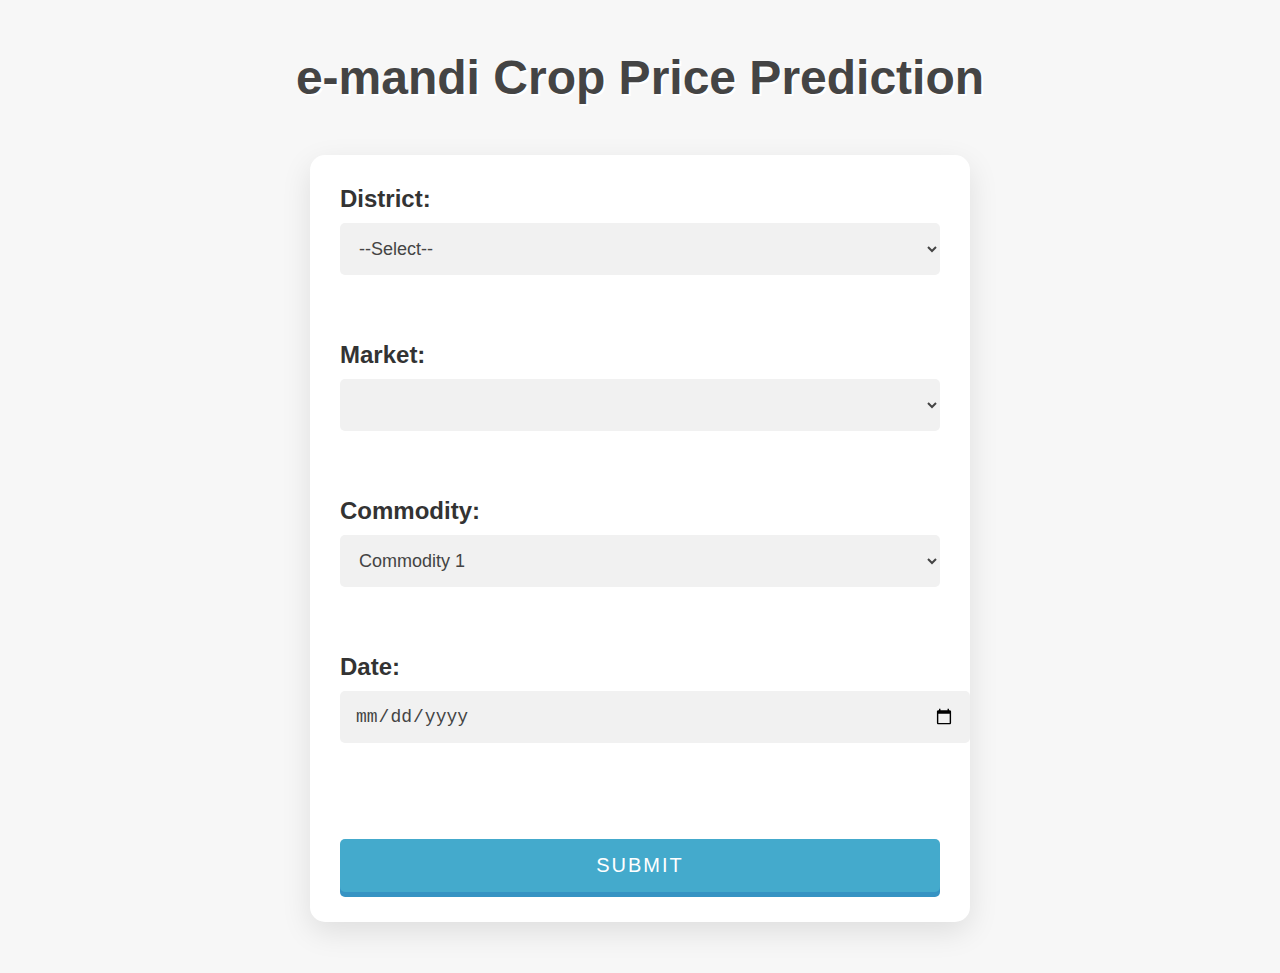
<file: templates/index.html>
<!DOCTYPE html>
<html>
  <head>
    <title>e-mandi</title>
    <link rel="stylesheet" href="style.css">
    <script src="backEnd.js"></script>
  </head>
  <body>  
    <h1>e-mandi Crop Price Prediction</h1>
    <form method="POST" action="{{ url_for('submit_form') }}">
      <label for="district">District:</label>
      <select name="district" id="district" onchange="updateMarketOptions()">
          <option selected="selected" value="0">--Select--</option>
          <option value="59">Alirajpur</option>
          <option value="58">Anupur</option>
          <option value="57">Ashoknagar</option>
          <option value="56">Badwani</option>
          <option value="17">Balaghat</option>
          <option value="19">Betul</option>
          <option value="20">Bhind</option>
          <option value="1">Bhopal</option>
          <option value="60">Burhanpur</option>
          <option value="22">Chhatarpur</option>
          <option value="23">Chhindwara</option>
          <option value="24">Damoh</option>
          <option value="49">Datia</option>
          <option value="2">Dewas</option>
          <option value="50">Dhar</option>
          <option value="51">Dindori</option>
          <option value="4">Guna</option>
          <option value="5">Gwalior</option>
          <option value="52">Harda</option>
          <option value="27">Hoshangabad</option>
          <option value="6">Indore</option>
          <option value="7">Jabalpur</option>
          <option value="28">Jhabua</option>
          <option value="53">Katni</option>
          <option value="29">Khandwa</option>
          <option value="30">Khargone</option>
          <option value="31">Mandla</option>
          <option value="32">Mandsaur</option>
          <option value="33">Morena</option>
          <option value="34">Narsinghpur</option>
          <option value="9">Neemuch</option>
          <option value="35">Panna</option>
          <option value="37">Raisen</option>
          <option value="38">Rajgarh</option>
          <option value="39">Ratlam</option>
          <option value="40">Rewa</option>
          <option value="41">Sagar</option>
          <option value="13">Satna</option>
          <option value="16">Sehore</option>
          <option value="43">Seoni</option>
          <option value="12">Shajapur</option>
          <option value="44">Shehdol</option>
          <option value="54">Sheopur</option>
          <option value="45">Shivpuri</option>
          <option value="46">Sidhi</option>
          <option value="61">Singroli</option>
          <option value="48">Tikamgarh</option>
          <option value="14">Ujjain</option>
          <option value="55">Umariya</option>
          <option value="15">Vidisha</option>
        
        </select>
        <!-- Add more options as needed -->
      </select>
      <br><br>
      <label for="market">Market:</label>
      <select name="market" id="market">
          <option value="0">--Select--</option>
          <option value="1380">A lot</option>
          <option value="1381">Agar</option>
          <option value="2733">Ajaygarh</option>
          <option value="2716">Akodia</option>
          <option value="4204">Akodiya</option>
          <option value="3048">Alampur</option>
          <option value="1373">Alirajpur</option>
          <option value="3876">Alirajpur(F&amp;V)</option>
          <option value="3044">Amarpatan</option>
          <option value="8328">Amarwda</option>
          <option value="3067">Ambaha</option>
          <option value="2699">Anjad</option>
          <option value="3136">Anuppur</option>
          <option value="2443">Aron</option>
          <option value="185">Ashoknagar</option>
          <option value="3888">Ashoknagar(F&amp;V)</option>
          <option value="552">Ashta</option>
          <option value="8311">Babai</option>
          <option value="2454">Badamalhera</option>
          <option value="2706">Badarwas</option>
          <option value="2425">Badnagar</option>
          <option value="2419">Badnawar</option>
          <option value="3875">Badnawar(F&amp;V)</option>
          <option value="2729">Badod</option>
          <option value="2438">Badwaha</option>
          <option value="2464">Badwani</option>
          <option value="3135">Bagli</option>
          <option value="1393">Baikunthpur</option>
          <option value="8319">Bakswaha</option>
          <option value="3070">Baktara</option>
          <option value="1123">Balaghat</option>
          <option value="3901">Balaghat(F&amp;V)</option>
          <option value="3051">Balwadi</option>
          <option value="2713">Bamora</option>
          <option value="2420">Banapura</option>
          <option value="2467">Banda</option>
          <option value="2456">Bankhedi</option>
          <option value="8316">Banmorkalan</option>
          <option value="8314">Barad</option>
          <option value="2436">Bareli</option>
          <option value="3803">Barghat</option>
          <option value="10051">Bedia</option>
          <option value="2450">Begamganj</option>
          <option value="2727">Beohari</option>
          <option value="3050">Berachha</option>
          <option value="1130">Berasia</option>
          <option value="555">Betul</option>
          <option value="3052">Bhander</option>
          <option value="3934">Bhanpura</option>
          <option value="3069">Bhensdehi</option>
          <option value="2422">Bhikangaon</option>
          <option value="556">Bhind</option>
          <option value="3890">Bhind(F&amp;V)</option>
          <option value="8315">Bhitarwar</option>
          <option value="180">Bhopal</option>
          <option value="181">Bhopal(F&amp;V)</option>
          <option value="1834">Biaora</option>
          <option value="2742">Bichhiya</option>
          <option value="8318">Bijawar</option>
          <option value="2426">Bina</option>
          <option value="2705">Binaganj</option>
          <option value="3805">Budhar</option>
          <option value="846">Burhanpur</option>
          <option value="3879">Burhanpur(F&amp;V)</option>
          <option value="3054">Chaakghat</option>
          <option value="8205">Chanderi</option>
          <option value="1390">Chaurai</option>
          <option value="2726">Chhapiheda</option>
          <option value="818">Chhatarpur</option>
          <option value="541">Chhindwara</option>
          <option value="3902">Chhindwara(F&amp;V)</option>
          <option value="3065">Chhpara</option>
          <option value="186">Dabra</option>
          <option value="8312">Daloda</option>
          <option value="565">Damoh</option>
          <option value="3895">Damoh(F&amp;V)</option>
          <option value="566">Datia</option>
          <option value="1386">Deori</option>
          <option value="2722">Devandranagar</option>
          <option value="182">Dewas</option>
          <option value="3881">Dewas(F&amp;V)</option>
          <option value="1125">Dhamnod</option>
          <option value="542">Dhar</option>
          <option value="3874">Dhar(F&amp;V)</option>
          <option value="1392">Dindori</option>
          <option value="2433">Gadarwada</option>
          <option value="2442">Gairatganj</option>
          <option value="3060">Gandhwani</option>
          <option value="198">Ganjbasoda</option>
          <option value="2462">Garhakota</option>
          <option value="4192">Garoth</option>
          <option value="2457">Gautampura</option>
          <option value="3056">Ghansour</option>
          <option value="1383">Gohad</option>
          <option value="2734">Gorakhpur</option>
          <option value="2437">Gotegaon</option>
          <option value="3795">Gulabganj</option>
          <option value="544">Guna</option>
          <option value="3887">Guna(F&amp;V)</option>
          <option value="2721">Haatpipliya</option>
          <option value="2740">Hanumana</option>
          <option value="1126">Harda</option>
          <option value="3872">Harda(F&amp;V)</option>
          <option value="2694">Harpalpur</option>
          <option value="2725">Harsood</option>
          <option value="2720">Hata</option>
          <option value="3071">Hoshangabad</option>
          <option value="3045">Ichhawar</option>
          <option value="3873">Indore</option>
          <option value="187">Indore(F&amp;V)</option>
          <option value="3058">Isagarh</option>
          <option value="543">Itarsi</option>
          <option value="559">Jabalpur</option>
          <option value="3898">Jabalpur(F&amp;V)</option>
          <option value="8317">Jaisinagar</option>
          <option value="3806">Jaithari</option>
          <option value="1127">Jaora</option>
          <option value="2738">Jatara</option>
          <option value="3134">Javad</option>
          <option value="2471">Javera</option>
          <option value="8308">Jawar</option>
          <option value="2448">Jeerapur</option>
          <option value="2459">Jhabua</option>
          <option value="2732">Jobat</option>
          <option value="3799">Jora</option>
          <option value="1384">Kailaras</option>
          <option value="2447">Kalapipal</option>
          <option value="2445">Kannod</option>
          <option value="2424">Kareli</option>
          <option value="2714">Karera</option>
          <option value="2696">Karhi</option>
          <option value="2703">Kasrawad</option>
          <option value="2470">Katangi</option>
          <option value="188">Katni</option>
          <option value="3900">Katni(F&amp;V)</option>
          <option value="2465">Keolari</option>
          <option value="3055">Kesli</option>
          <option value="2708">Khachrod</option>
          <option value="8327">Khairlangi</option>
          <option value="547">Khandwa</option>
          <option value="3877">Khandwa(F&amp;V)</option>
          <option value="2469">Khaniadhana</option>
          <option value="4220">Khanyadhana</option>
          <option value="8323">Khargapur</option>
          <option value="548">Khargone</option>
          <option value="1378">Khategaon</option>
          <option value="3797">Khatora</option>
          <option value="2692">Khetia</option>
          <option value="2702">Khilchipur</option>
          <option value="2423">Khirakiya</option>
          <option value="2724">Khujner</option>
          <option value="1385">Khurai</option>
          <option value="2449">Kolaras</option>
          <option value="3807">Kotma</option>
          <option value="1372">Kukshi</option>
          <option value="1382">Kumbhraj</option>
          <option value="2698">Kurawar</option>
          <option value="2745">Kurwai</option>
          <option value="2739">Lahar</option>
          <option value="3061">Lakhnadon</option>
          <option value="3905">Lakhnadon(F&amp;V)</option>
          <option value="3800">Lalbarra</option>
          <option value="545">Lashkar</option>
          <option value="3886">Lashkar(F&amp;V)</option>
          <option value="3046">Lateri</option>
          <option value="1388">LavKush Nagar(Laundi)</option>
          <option value="2695">Loharda</option>
          <option value="3047">Machalpur</option>
          <option value="2737">Magroni</option>
          <option value="1376">Mahidpur</option>
          <option value="2712">Maksi</option>
          <option value="2704">Maksudangarh</option>
          <option value="4397">Malthone</option>
          <option value="2455">Manasa</option>
          <option value="2430">Manawar</option>
          <option value="820">Mandla</option>
          <option value="546">Mandsaur</option>
          <option value="3882">Mandsaur(F&amp;V)</option>
          <option value="3053">Mehar</option>
          <option value="3798">Mehgaon</option>
          <option value="819">Mhow</option>
          <option value="3801">Mohgaon</option>
          <option value="2718">Momanbadodiya</option>
          <option value="554">Morena</option>
          <option value="3891">Morena(F&amp;V)</option>
          <option value="3064">Mow</option>
          <option value="1371">Multai</option>
          <option value="10052">Mundi</option>
          <option value="2634">Mungawali</option>
          <option value="2463">Nagda</option>
          <option value="2435">Nagod</option>
          <option value="3049">Nainpur</option>
          <option value="2458">Nalkehda</option>
          <option value="2429">Narsinghgarh</option>
          <option value="557">Narsinghpur</option>
          <option value="1833">Nasrullaganj</option>
          <option value="8320">Naugaon</option>
          <option value="190">Neemuch</option>
          <option value="2452">Niwadi</option>
          <option value="3896">Niwadi(F&amp;V)</option>
          <option value="1835">Obedullaganj</option>
          <option value="8326">Paatan</option>
          <option value="2428">Pachaur</option>
          <option value="8329">Palari</option>
          <option value="8324">Palera</option>
          <option value="2451">Pandhana</option>
          <option value="3878">Pandhana(F&amp;V)</option>
          <option value="2418">Pandhurna</option>
          <option value="3903">Pandhurna(F&amp;V)</option>
          <option value="817">Panna</option>
          <option value="1387">Patharia</option>
          <option value="8321">Pawai</option>
          <option value="1374">Petlawad</option>
          <option value="2736">Pichhour</option>
          <option value="553">Pipariya</option>
          <option value="2711">Piplya</option>
          <option value="3796">Piprai</option>
          <option value="2446">Pohari</option>
          <option value="2743">Porsa</option>
          <option value="3892">Porsa(F&amp;V)</option>
          <option value="3802">Praswada</option>
          <option value="8325">Prithvipur</option>
          <option value="3062">Raghogarh</option>
          <option value="2710">Rahatgarh</option>
          <option value="558">Raisen</option>
          <option value="2693">Rajgarh</option>
          <option value="2728">Rajnagar</option>
          <option value="3804">Ramnagar</option>
          <option value="8313">Rannod</option>
          <option value="551">Ratlam</option>
          <option value="3884">Ratlam(F&amp;V)</option>
          <option value="2697">Rehati</option>
          <option value="2460">Rehli</option>
          <option value="560">Rewa</option>
          <option value="2466">Sabalgarh</option>
          <option value="549">Sagar</option>
          <option value="3894">Sagar(F&amp;V)</option>
          <option value="2431">Sailana</option>
          <option value="193">Sajapur</option>
          <option value="1375">Sanawad</option>
          <option value="2417">Sanwer</option>
          <option value="2709">Sarangpur</option>
          <option value="194">Satna</option>
          <option value="3906">Satna(F&amp;V)</option>
          <option value="2432">Saunsar</option>
          <option value="3904">Saunsar (F&amp;V)</option>
          <option value="2719">Segaon</option>
          <option value="1775">Sehora</option>
          <option value="550">Sehore</option>
          <option value="2453">Semriharchand</option>
          <option value="1134">Sendhwa</option>
          <option value="561">Seoni</option>
          <option value="2744">Sevda</option>
          <option value="3068">Shadora</option>
          <option value="2735">Shahagarh</option>
          <option value="562">Shahdol</option>
          <option value="3169">Shahpura</option>
          <option value="3899">Shahpura Bhitoni (F&amp;V)</option>
          <option value="1389">Shahpura(Jabalpur)</option>
          <option value="2440">Shajapur</option>
          <option value="3885">Shajapur(F&amp;V)</option>
          <option value="2700">Shamgarh</option>
          <option value="3883">Shamgarh(F&amp;V)</option>
          <option value="2707">Shamshabad</option>
          <option value="2701">Sheopurbadod</option>
          <option value="1129">Sheopurkalan</option>
          <option value="563">Shivpuri</option>
          <option value="3889">Shivpuri(F&amp;V)</option>
          <option value="1128">Shujalpur</option>
          <option value="2731">Shyampur</option>
          <option value="821">Sidhi</option>
          <option value="8000">Sihora</option>
          <option value="3897">Sihora(F&amp;V)</option>
          <option value="8310">Silvani</option>
          <option value="8322">Simariya</option>
          <option value="2730">Singroli</option>
          <option value="8309">Sirali</option>
          <option value="2427">Sironj</option>
          <option value="3066">Sitmau</option>
          <option value="1379">Sonkatch</option>
          <option value="4210">Soyatkalan</option>
          <option value="2723">Susner</option>
          <option value="3059">Suthalia</option>
          <option value="2468">Suvasra</option>
          <option value="3893">Syopurkalan(F&amp;V)</option>
          <option value="2741">Taal</option>
          <option value="1377">Tarana</option>
          <option value="2715">Tendukheda</option>
          <option value="2439">Thandla</option>
          <option value="564">Tikamgarh</option>
          <option value="2421">Timarni</option>
          <option value="2434">Udaipura</option>
          <option value="197">Ujjain</option>
          <option value="3880">Ujjain(F&amp;V)</option>
          <option value="1394">Umariya</option>
          <option value="2717">Unhel</option>
          <option value="2444">Varaseoni</option>
          <option value="199">Vidisha</option>
          <option value="3057">Vijaypur</option>
          <option value="9992">Z[State Total]</option>
        
        </select>
        <!-- Add more options as needed -->
      </select>
      <br><br>
      <label for="commodity">Commodity:</label>
      <select name="commodity" id="commodity">
        <option value="Commodity 1">Commodity 1</option>
        <option value="Commodity 2">Commodity 2</option>
        <option value="Commodity 3">Commodity 3</option>
        <!-- Add more options as needed -->
      </select>
      <br><br>
      <label for="date">Date:</label>
      <input type="date" name="date" id="date">
      <br><br>
      <input type="submit" value="Submit">
    </form>
  </body>
</html>
</file>
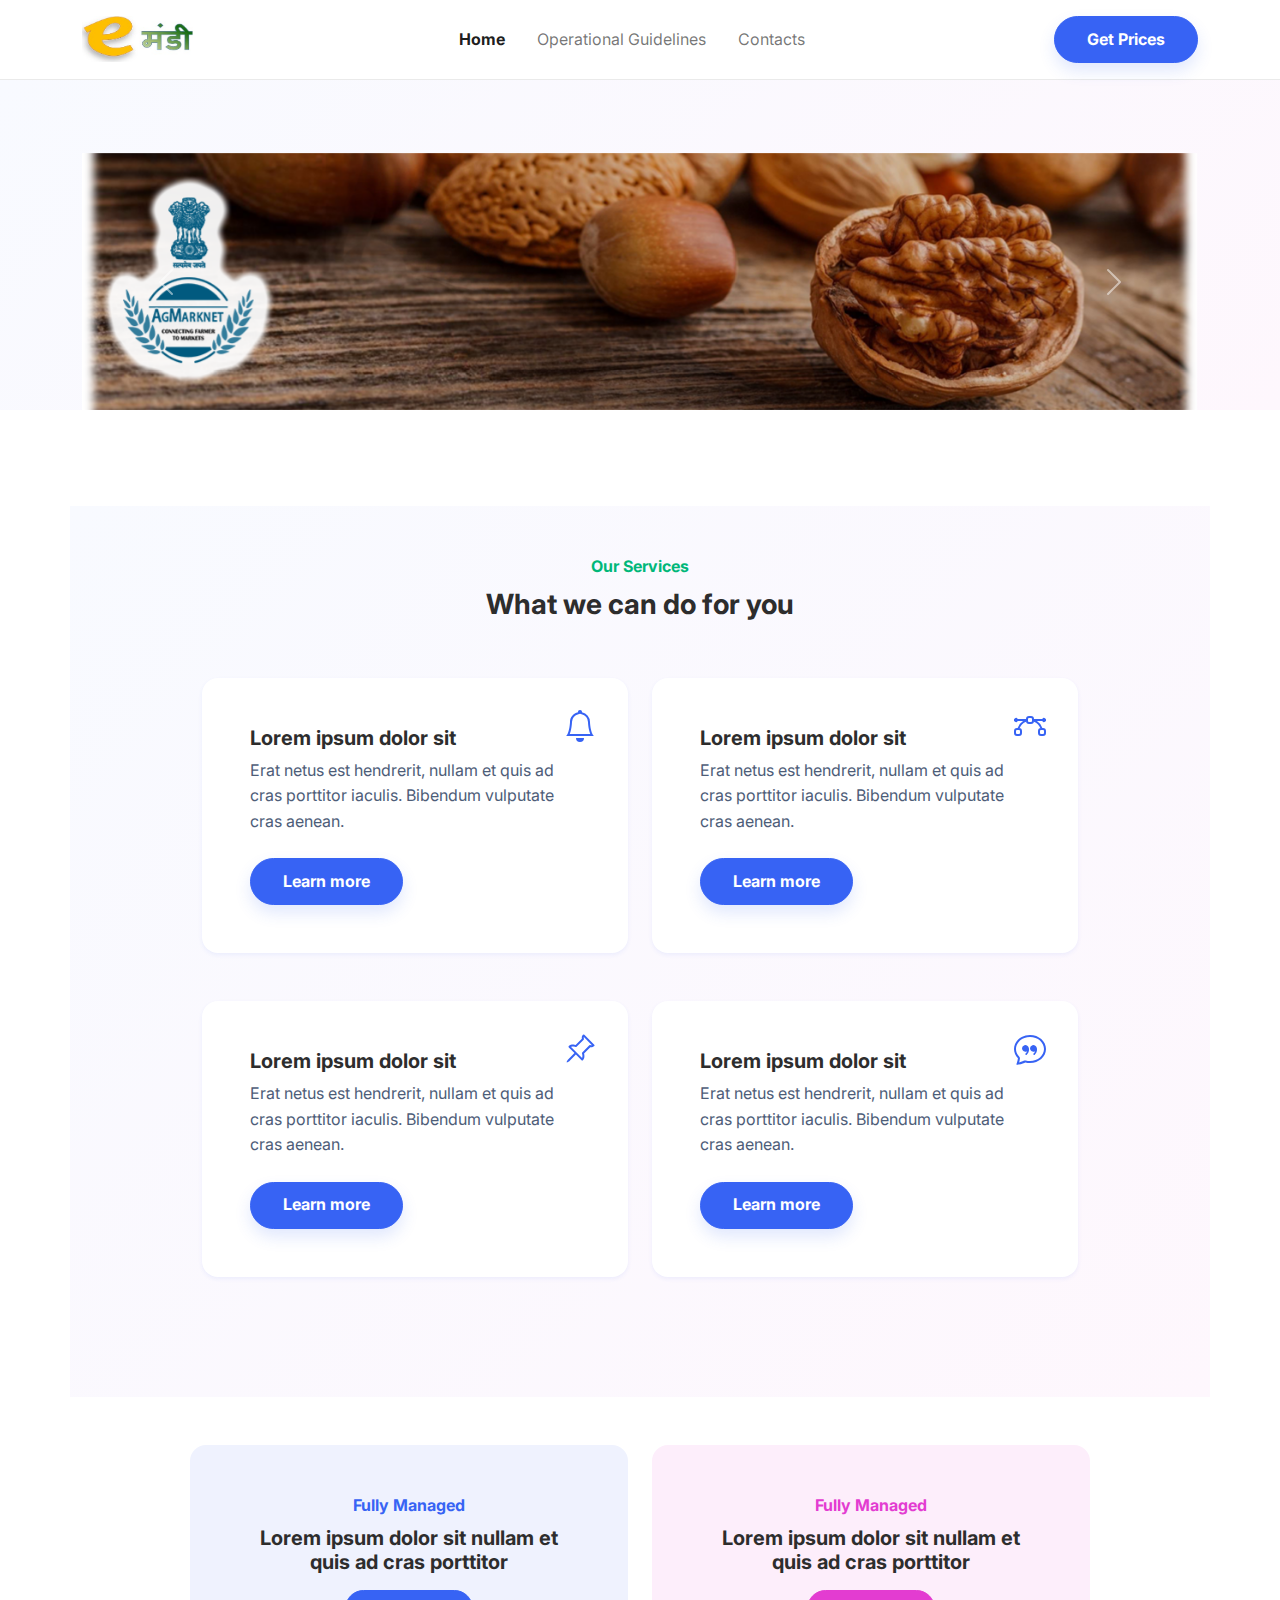
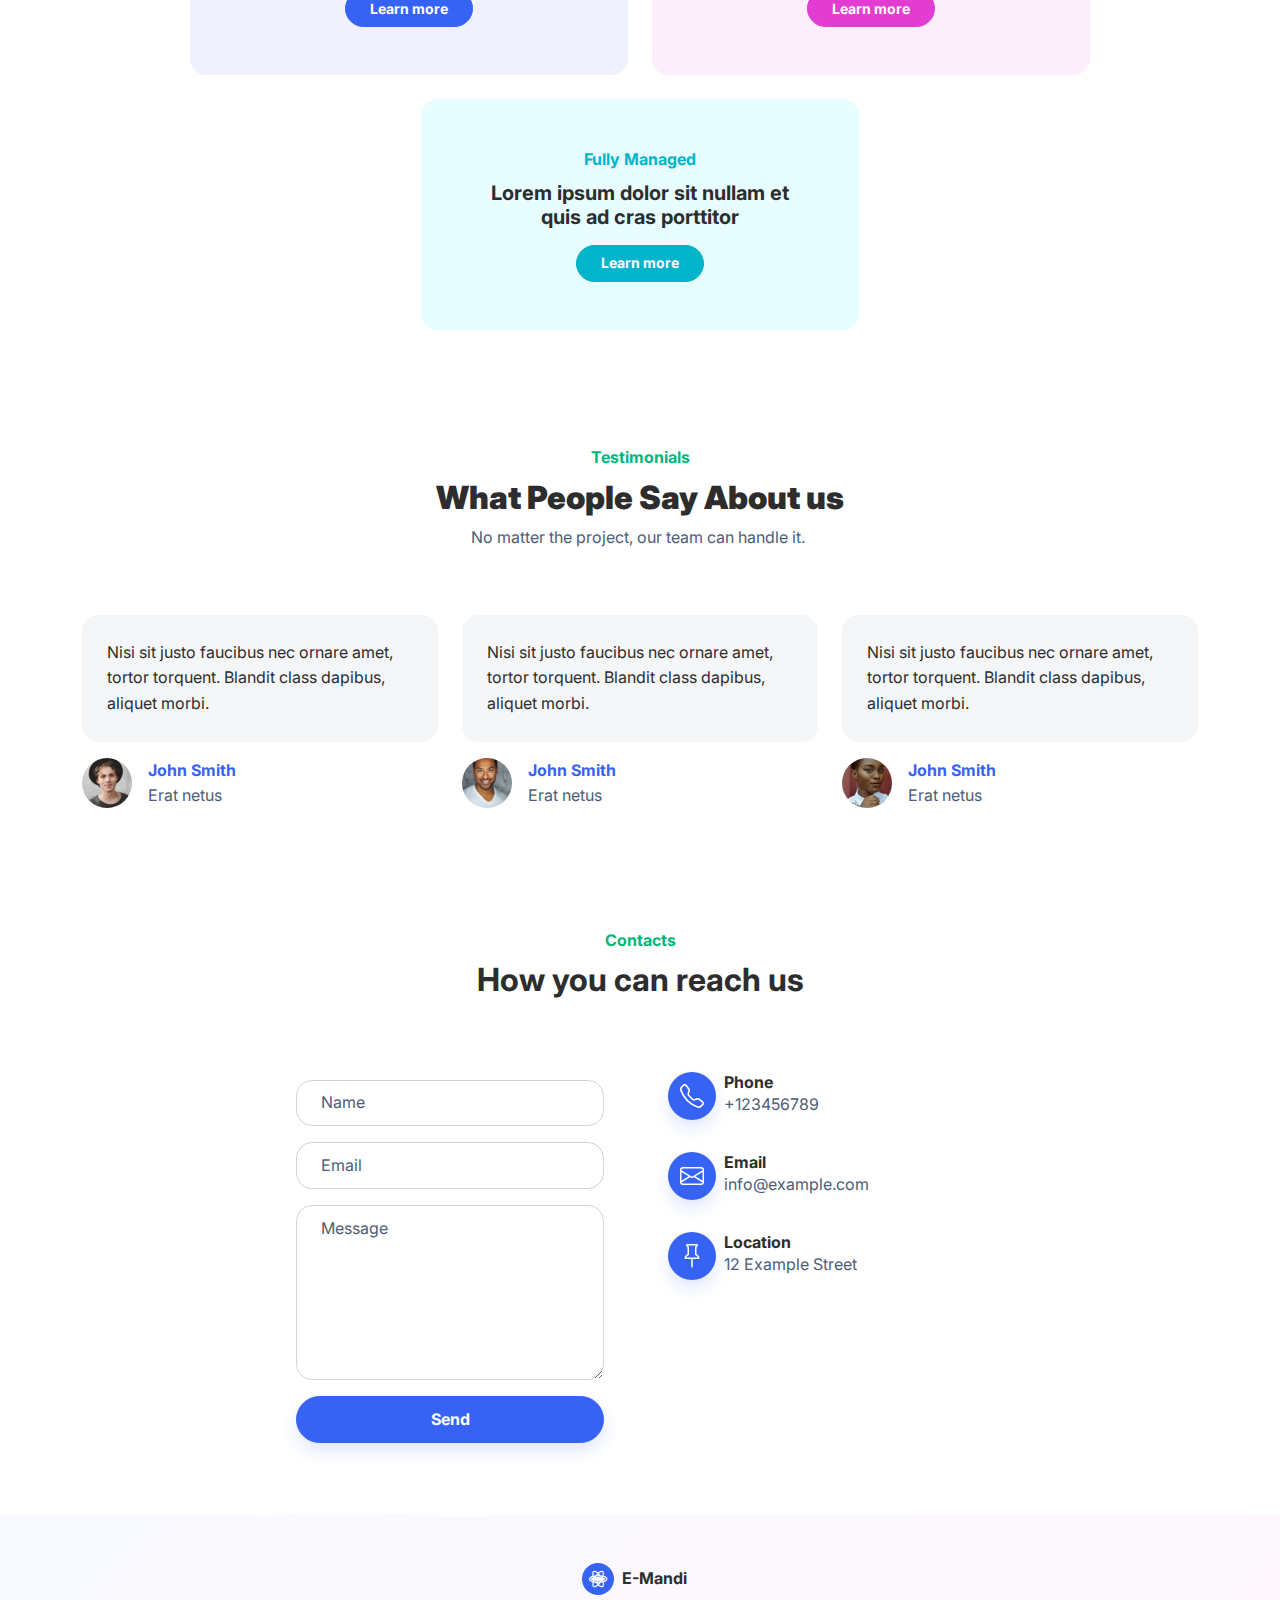
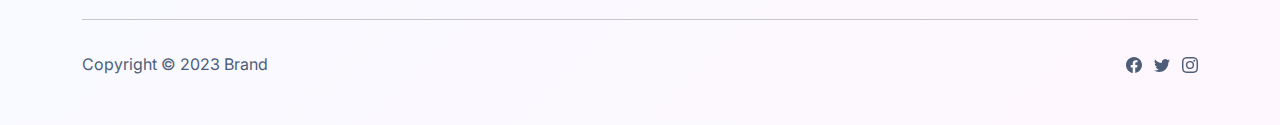
<file: webdev/index.html>
<!DOCTYPE html>
<html lang="en">
  <head>
    <meta charset="utf-8" />
    <meta
      name="viewport"
      content="width=device-width, initial-scale=1.0, shrink-to-fit=no"
    />
    <title>Home - Brand</title>
    <link rel="stylesheet" href="assets/bootstrap/css/bootstrap.min.css" />
    <link
      rel="stylesheet"
      href="https://fonts.googleapis.com/css?family=Inter:300italic,400italic,600italic,700italic,800italic,400,300,600,700,800&amp;display=swap"
    />
    <link rel="stylesheet" href="assets/fonts/fontawesome-all.min.css" />
  </head>

  <body>
    <nav
      class="navbar navbar-light navbar-expand-md sticky-top navbar-shrink py-3"
      id="mainNav"
    >
      <div class="container">
        <a href="index.html">
          <img
            src="assets/img/WhatsApp%20Image%202023-04-27%20at%2016.28.45.jpg"
            width="111"
            height="46" /></a
        ><a class="navbar-brand d-flex align-items-center" href="index.html"></a
        ><button
          data-bs-toggle="collapse"
          class="navbar-toggler"
          data-bs-target="#navcol-1"
        >
          <span class="visually-hidden">Toggle navigation</span
          ><span class="navbar-toggler-icon"></span>
        </button>
        <div class="collapse navbar-collapse" id="navcol-1">
          <ul class="navbar-nav mx-auto">
            <li class="nav-item">
              <a class="nav-link active" href="index.html">Home</a>
            </li>
            <li class="nav-item"></li>
            <li class="nav-item">
              <a
                class="nav-link"
                href="https://agmarknet.gov.in/Others/final_guidelines_2014.pdf"
                >Operational Guidelines</a
              >
            </li>
            <li class="nav-item"></li>
            <li class="nav-item">
              <a class="nav-link" href="contacts.html">Contacts</a>
            </li>
          </ul>
          <a class="btn btn-primary shadow" role="button" href="services.html"
            >Get Prices</a
          >
        </div>
      </div>
    </nav>
    <header class="bg-primary-gradient">
      <div class="container pt-4 pt-xl-5">
        <div class="row pt-5" style="padding-top: 0px; margin-top: -23px">
          <div class="col-md-12">
            <div
              class="carousel slide carousel-fade"
              data-bs-ride="carousel"
              data-bs-interval="3000"
              id="carousel-1"
            >
              <div class="carousel-inner">
                <div class="carousel-item active">
                  <img
                    class="w-100 d-block"
                    src="assets/img/clipboard-image-1.png"
                    alt="Slide Image"
                    style="margin-left: -1px"
                  />
                </div>
                <div class="carousel-item">
                  <img
                    class="w-100 d-block"
                    src="assets/img/clipboard-image-5.png"
                  />
                </div>
                <div class="carousel-item">
                  <img
                    class="w-100 d-block"
                    src="assets/img/clipboard-image-6.png"
                  />
                </div>
              </div>
              <div>
                <a
                  class="carousel-control-prev"
                  href="#carousel-1"
                  role="button"
                  data-bs-slide="prev"
                  ><span class="carousel-control-prev-icon"></span
                  ><span class="visually-hidden">Previous</span></a
                ><a
                  class="carousel-control-next"
                  href="#carousel-1"
                  role="button"
                  data-bs-slide="next"
                  ><span class="carousel-control-next-icon"></span
                  ><span class="visually-hidden">Next</span></a
                >
              </div>
            </div>
          </div>
        </div>
      </div>
    </header>
    <section class="py-5"></section>
    <section>
      <div class="container bg-primary-gradient py-5">
        <div class="row">
          <div class="col-md-8 col-xl-6 text-center mx-auto">
            <p class="fw-bold text-success mb-2">Our Services</p>
            <h3 class="fw-bold">What we can do for you</h3>
          </div>
        </div>
        <div class="py-5 p-lg-5">
          <div
            class="row row-cols-1 row-cols-md-2 mx-auto"
            style="max-width: 900px"
          >
            <div class="col mb-5">
              <div class="card shadow-sm">
                <div class="card-body px-4 py-5 px-md-5">
                  <div
                    class="bs-icon-lg d-flex justify-content-center align-items-center mb-3 bs-icon"
                    style="top: 1rem; right: 1rem; position: absolute"
                  >
                    <svg
                      xmlns="http://www.w3.org/2000/svg"
                      width="1em"
                      height="1em"
                      fill="currentColor"
                      viewBox="0 0 16 16"
                      class="bi bi-bell"
                    >
                      <path
                        d="M8 16a2 2 0 0 0 2-2H6a2 2 0 0 0 2 2zM8 1.918l-.797.161A4.002 4.002 0 0 0 4 6c0 .628-.134 2.197-.459 3.742-.16.767-.376 1.566-.663 2.258h10.244c-.287-.692-.502-1.49-.663-2.258C12.134 8.197 12 6.628 12 6a4.002 4.002 0 0 0-3.203-3.92L8 1.917zM14.22 12c.223.447.481.801.78 1H1c.299-.199.557-.553.78-1C2.68 10.2 3 6.88 3 6c0-2.42 1.72-4.44 4.005-4.901a1 1 0 1 1 1.99 0A5.002 5.002 0 0 1 13 6c0 .88.32 4.2 1.22 6z"
                      ></path>
                    </svg>
                  </div>
                  <h5 class="fw-bold card-title">
                    Lorem ipsum dolor sit&nbsp;
                  </h5>
                  <p class="text-muted card-text mb-4">
                    Erat netus est hendrerit, nullam et quis ad cras porttitor
                    iaculis. Bibendum vulputate cras aenean.
                  </p>
                  <button class="btn btn-primary shadow" type="button">
                    Learn more
                  </button>
                </div>
              </div>
            </div>
            <div class="col mb-5">
              <div class="card shadow-sm">
                <div class="card-body px-4 py-5 px-md-5">
                  <div
                    class="bs-icon-lg d-flex justify-content-center align-items-center mb-3 bs-icon"
                    style="top: 1rem; right: 1rem; position: absolute"
                  >
                    <svg
                      xmlns="http://www.w3.org/2000/svg"
                      width="1em"
                      height="1em"
                      fill="currentColor"
                      viewBox="0 0 16 16"
                      class="bi bi-bezier"
                    >
                      <path
                        fill-rule="evenodd"
                        d="M0 10.5A1.5 1.5 0 0 1 1.5 9h1A1.5 1.5 0 0 1 4 10.5v1A1.5 1.5 0 0 1 2.5 13h-1A1.5 1.5 0 0 1 0 11.5v-1zm1.5-.5a.5.5 0 0 0-.5.5v1a.5.5 0 0 0 .5.5h1a.5.5 0 0 0 .5-.5v-1a.5.5 0 0 0-.5-.5h-1zm10.5.5A1.5 1.5 0 0 1 13.5 9h1a1.5 1.5 0 0 1 1.5 1.5v1a1.5 1.5 0 0 1-1.5 1.5h-1a1.5 1.5 0 0 1-1.5-1.5v-1zm1.5-.5a.5.5 0 0 0-.5.5v1a.5.5 0 0 0 .5.5h1a.5.5 0 0 0 .5-.5v-1a.5.5 0 0 0-.5-.5h-1zM6 4.5A1.5 1.5 0 0 1 7.5 3h1A1.5 1.5 0 0 1 10 4.5v1A1.5 1.5 0 0 1 8.5 7h-1A1.5 1.5 0 0 1 6 5.5v-1zM7.5 4a.5.5 0 0 0-.5.5v1a.5.5 0 0 0 .5.5h1a.5.5 0 0 0 .5-.5v-1a.5.5 0 0 0-.5-.5h-1z"
                      ></path>
                      <path
                        d="M6 4.5H1.866a1 1 0 1 0 0 1h2.668A6.517 6.517 0 0 0 1.814 9H2.5c.123 0 .244.015.358.043a5.517 5.517 0 0 1 3.185-3.185A1.503 1.503 0 0 1 6 5.5v-1zm3.957 1.358A1.5 1.5 0 0 0 10 5.5v-1h4.134a1 1 0 1 1 0 1h-2.668a6.517 6.517 0 0 1 2.72 3.5H13.5c-.123 0-.243.015-.358.043a5.517 5.517 0 0 0-3.185-3.185z"
                      ></path>
                    </svg>
                  </div>
                  <h5 class="fw-bold card-title">
                    Lorem ipsum dolor sit&nbsp;
                  </h5>
                  <p class="text-muted card-text mb-4">
                    Erat netus est hendrerit, nullam et quis ad cras porttitor
                    iaculis. Bibendum vulputate cras aenean.
                  </p>
                  <button class="btn btn-primary shadow" type="button">
                    Learn more
                  </button>
                </div>
              </div>
            </div>
            <div class="col mb-4">
              <div class="card shadow-sm">
                <div class="card-body px-4 py-5 px-md-5">
                  <div
                    class="bs-icon-lg d-flex justify-content-center align-items-center mb-3 bs-icon"
                    style="top: 1rem; right: 1rem; position: absolute"
                  >
                    <svg
                      xmlns="http://www.w3.org/2000/svg"
                      width="1em"
                      height="1em"
                      fill="currentColor"
                      viewBox="0 0 16 16"
                      class="bi bi-pin-angle"
                    >
                      <path
                        d="M9.828.722a.5.5 0 0 1 .354.146l4.95 4.95a.5.5 0 0 1 0 .707c-.48.48-1.072.588-1.503.588-.177 0-.335-.018-.46-.039l-3.134 3.134a5.927 5.927 0 0 1 .16 1.013c.046.702-.032 1.687-.72 2.375a.5.5 0 0 1-.707 0l-2.829-2.828-3.182 3.182c-.195.195-1.219.902-1.414.707-.195-.195.512-1.22.707-1.414l3.182-3.182-2.828-2.829a.5.5 0 0 1 0-.707c.688-.688 1.673-.767 2.375-.72a5.922 5.922 0 0 1 1.013.16l3.134-3.133a2.772 2.772 0 0 1-.04-.461c0-.43.108-1.022.589-1.503a.5.5 0 0 1 .353-.146zm.122 2.112v-.002.002zm0-.002v.002a.5.5 0 0 1-.122.51L6.293 6.878a.5.5 0 0 1-.511.12H5.78l-.014-.004a4.507 4.507 0 0 0-.288-.076 4.922 4.922 0 0 0-.765-.116c-.422-.028-.836.008-1.175.15l5.51 5.509c.141-.34.177-.753.149-1.175a4.924 4.924 0 0 0-.192-1.054l-.004-.013v-.001a.5.5 0 0 1 .12-.512l3.536-3.535a.5.5 0 0 1 .532-.115l.096.022c.087.017.208.034.344.034.114 0 .23-.011.343-.04L9.927 2.028c-.029.113-.04.23-.04.343a1.779 1.779 0 0 0 .062.46z"
                      ></path>
                    </svg>
                  </div>
                  <h5 class="fw-bold card-title">
                    Lorem ipsum dolor sit&nbsp;
                  </h5>
                  <p class="text-muted card-text mb-4">
                    Erat netus est hendrerit, nullam et quis ad cras porttitor
                    iaculis. Bibendum vulputate cras aenean.
                  </p>
                  <button class="btn btn-primary shadow" type="button">
                    Learn more
                  </button>
                </div>
              </div>
            </div>
            <div class="col mb-4">
              <div class="card shadow-sm">
                <div class="card-body px-4 py-5 px-md-5">
                  <div
                    class="bs-icon-lg d-flex justify-content-center align-items-center mb-3 bs-icon"
                    style="top: 1rem; right: 1rem; position: absolute"
                  >
                    <svg
                      xmlns="http://www.w3.org/2000/svg"
                      width="1em"
                      height="1em"
                      fill="currentColor"
                      viewBox="0 0 16 16"
                      class="bi bi-chat-quote"
                    >
                      <path
                        d="M2.678 11.894a1 1 0 0 1 .287.801 10.97 10.97 0 0 1-.398 2c1.395-.323 2.247-.697 2.634-.893a1 1 0 0 1 .71-.074A8.06 8.06 0 0 0 8 14c3.996 0 7-2.807 7-6 0-3.192-3.004-6-7-6S1 4.808 1 8c0 1.468.617 2.83 1.678 3.894zm-.493 3.905a21.682 21.682 0 0 1-.713.129c-.2.032-.352-.176-.273-.362a9.68 9.68 0 0 0 .244-.637l.003-.01c.248-.72.45-1.548.524-2.319C.743 11.37 0 9.76 0 8c0-3.866 3.582-7 8-7s8 3.134 8 7-3.582 7-8 7a9.06 9.06 0 0 1-2.347-.306c-.52.263-1.639.742-3.468 1.105z"
                      ></path>
                      <path
                        d="M7.066 6.76A1.665 1.665 0 0 0 4 7.668a1.667 1.667 0 0 0 2.561 1.406c-.131.389-.375.804-.777 1.22a.417.417 0 0 0 .6.58c1.486-1.54 1.293-3.214.682-4.112zm4 0A1.665 1.665 0 0 0 8 7.668a1.667 1.667 0 0 0 2.561 1.406c-.131.389-.375.804-.777 1.22a.417.417 0 0 0 .6.58c1.486-1.54 1.293-3.214.682-4.112z"
                      ></path>
                    </svg>
                  </div>
                  <h5 class="fw-bold card-title">
                    Lorem ipsum dolor sit&nbsp;
                  </h5>
                  <p class="text-muted card-text mb-4">
                    Erat netus est hendrerit, nullam et quis ad cras porttitor
                    iaculis. Bibendum vulputate cras aenean.
                  </p>
                  <button class="btn btn-primary shadow" type="button">
                    Learn more
                  </button>
                </div>
              </div>
            </div>
          </div>
        </div>
      </div>
    </section>
    <section>
      <div class="container py-5">
        <div class="mx-auto" style="max-width: 900px">
          <div
            class="row row-cols-1 row-cols-md-2 d-flex justify-content-center"
          >
            <div class="col mb-4">
              <div class="card bg-primary-light">
                <div class="card-body text-center px-4 py-5 px-md-5">
                  <p class="fw-bold text-primary card-text mb-2">
                    Fully Managed
                  </p>
                  <h5 class="fw-bold card-title mb-3">
                    Lorem ipsum dolor sit&nbsp;nullam et quis ad cras porttitor
                  </h5>
                  <button class="btn btn-primary btn-sm" type="button">
                    Learn more
                  </button>
                </div>
              </div>
            </div>
            <div class="col mb-4">
              <div class="card bg-secondary-light">
                <div class="card-body text-center px-4 py-5 px-md-5">
                  <p class="fw-bold text-secondary card-text mb-2">
                    Fully Managed
                  </p>
                  <h5 class="fw-bold card-title mb-3">
                    Lorem ipsum dolor sit&nbsp;nullam et quis ad cras porttitor
                  </h5>
                  <button class="btn btn-secondary btn-sm" type="button">
                    Learn more
                  </button>
                </div>
              </div>
            </div>
            <div class="col mb-4">
              <div class="card bg-info-light">
                <div class="card-body text-center px-4 py-5 px-md-5">
                  <p class="fw-bold text-info card-text mb-2">Fully Managed</p>
                  <h5 class="fw-bold card-title mb-3">
                    Lorem ipsum dolor sit&nbsp;nullam et quis ad cras porttitor
                  </h5>
                  <button class="btn btn-info btn-sm" type="button">
                    Learn more
                  </button>
                </div>
              </div>
            </div>
          </div>
        </div>
      </div>
    </section>
    <section class="py-5 mt-5" style="padding-top: 0px; margin-top: 50px">
      <div class="container py-5" style="margin-top: -101px">
        <div class="row mb-5">
          <div class="col-md-8 col-xl-6 text-center mx-auto">
            <p class="fw-bold text-success mb-2">Testimonials</p>
            <h2 class="fw-bold"><strong>What People Say About us</strong></h2>
            <p class="text-muted">
              No matter the project, our team can handle it.&nbsp;
            </p>
          </div>
        </div>
        <div
          class="row row-cols-1 row-cols-sm-2 row-cols-lg-3 d-sm-flex justify-content-sm-center"
        >
          <div class="col mb-4">
            <div
              class="d-flex flex-column align-items-center align-items-sm-start"
            >
              <p class="bg-light border rounded border-light p-4">
                Nisi sit justo faucibus nec ornare amet, tortor torquent.
                Blandit class dapibus, aliquet morbi.
              </p>
              <div class="d-flex">
                <img
                  class="rounded-circle flex-shrink-0 me-3 fit-cover"
                  width="50"
                  height="50"
                  src="assets/img/team/avatar2.jpg"
                />
                <div>
                  <p class="fw-bold text-primary mb-0">John Smith</p>
                  <p class="text-muted mb-0">Erat netus</p>
                </div>
              </div>
            </div>
          </div>
          <div class="col mb-4">
            <div
              class="d-flex flex-column align-items-center align-items-sm-start"
            >
              <p class="bg-light border rounded border-light p-4">
                Nisi sit justo faucibus nec ornare amet, tortor torquent.
                Blandit class dapibus, aliquet morbi.
              </p>
              <div class="d-flex">
                <img
                  class="rounded-circle flex-shrink-0 me-3 fit-cover"
                  width="50"
                  height="50"
                  src="assets/img/team/avatar4.jpg"
                />
                <div>
                  <p class="fw-bold text-primary mb-0">John Smith</p>
                  <p class="text-muted mb-0">Erat netus</p>
                </div>
              </div>
            </div>
          </div>
          <div class="col mb-4">
            <div
              class="d-flex flex-column align-items-center align-items-sm-start"
            >
              <p class="bg-light border rounded border-light p-4">
                Nisi sit justo faucibus nec ornare amet, tortor torquent.
                Blandit class dapibus, aliquet morbi.
              </p>
              <div class="d-flex">
                <img
                  class="rounded-circle flex-shrink-0 me-3 fit-cover"
                  width="50"
                  height="50"
                  src="assets/img/team/avatar5.jpg"
                />
                <div>
                  <p class="fw-bold text-primary mb-0">John Smith</p>
                  <p class="text-muted mb-0">Erat netus</p>
                </div>
              </div>
            </div>
          </div>
        </div>
      </div>
    </section>
    <section class="py-5" style="margin-top: -49px">
      <div class="container">
        <div class="row mb-5">
          <div class="col-md-8 col-xl-6 text-center mx-auto">
            <p class="fw-bold text-success mb-2">Contacts</p>
            <h2 class="fw-bold">How you can reach us</h2>
          </div>
        </div>
        <div class="row d-flex justify-content-center">
          <div class="col-md-6 col-xl-4">
            <div>
              <form class="p-3 p-xl-4" method="post">
                <div class="mb-3">
                  <input
                    class="form-control"
                    type="text"
                    id="name-1"
                    name="name"
                    placeholder="Name"
                  />
                </div>
                <div class="mb-3">
                  <input
                    class="form-control"
                    type="email"
                    id="email-1"
                    name="email"
                    placeholder="Email"
                  />
                </div>
                <div class="mb-3">
                  <textarea
                    class="form-control"
                    id="message-1"
                    name="message"
                    rows="6"
                    placeholder="Message"
                  ></textarea>
                </div>
                <div>
                  <button
                    class="btn btn-primary shadow d-block w-100"
                    type="submit"
                  >
                    Send
                  </button>
                </div>
              </form>
            </div>
          </div>
          <div
            class="col-md-4 col-xl-4 d-flex justify-content-center justify-content-xl-start"
          >
            <div
              class="d-flex flex-wrap flex-md-column justify-content-md-start align-items-md-start h-100"
            >
              <div class="d-flex align-items-center p-3">
                <div
                  class="bs-icon-md bs-icon-circle bs-icon-primary shadow d-flex flex-shrink-0 justify-content-center align-items-center d-inline-block bs-icon bs-icon-md"
                >
                  <svg
                    xmlns="http://www.w3.org/2000/svg"
                    width="1em"
                    height="1em"
                    fill="currentColor"
                    viewBox="0 0 16 16"
                    class="bi bi-telephone"
                  >
                    <path
                      d="M3.654 1.328a.678.678 0 0 0-1.015-.063L1.605 2.3c-.483.484-.661 1.169-.45 1.77a17.568 17.568 0 0 0 4.168 6.608 17.569 17.569 0 0 0 6.608 4.168c.601.211 1.286.033 1.77-.45l1.034-1.034a.678.678 0 0 0-.063-1.015l-2.307-1.794a.678.678 0 0 0-.58-.122l-2.19.547a1.745 1.745 0 0 1-1.657-.459L5.482 8.062a1.745 1.745 0 0 1-.46-1.657l.548-2.19a.678.678 0 0 0-.122-.58L3.654 1.328zM1.884.511a1.745 1.745 0 0 1 2.612.163L6.29 2.98c.329.423.445.974.315 1.494l-.547 2.19a.678.678 0 0 0 .178.643l2.457 2.457a.678.678 0 0 0 .644.178l2.189-.547a1.745 1.745 0 0 1 1.494.315l2.306 1.794c.829.645.905 1.87.163 2.611l-1.034 1.034c-.74.74-1.846 1.065-2.877.702a18.634 18.634 0 0 1-7.01-4.42 18.634 18.634 0 0 1-4.42-7.009c-.362-1.03-.037-2.137.703-2.877L1.885.511z"
                    ></path>
                  </svg>
                </div>
                <div class="px-2">
                  <h6 class="fw-bold mb-0">Phone</h6>
                  <p class="text-muted mb-0">+123456789</p>
                </div>
              </div>
              <div class="d-flex align-items-center p-3">
                <div
                  class="bs-icon-md bs-icon-circle bs-icon-primary shadow d-flex flex-shrink-0 justify-content-center align-items-center d-inline-block bs-icon bs-icon-md"
                >
                  <svg
                    xmlns="http://www.w3.org/2000/svg"
                    width="1em"
                    height="1em"
                    fill="currentColor"
                    viewBox="0 0 16 16"
                    class="bi bi-envelope"
                  >
                    <path
                      fill-rule="evenodd"
                      d="M0 4a2 2 0 0 1 2-2h12a2 2 0 0 1 2 2v8a2 2 0 0 1-2 2H2a2 2 0 0 1-2-2V4Zm2-1a1 1 0 0 0-1 1v.217l7 4.2 7-4.2V4a1 1 0 0 0-1-1H2Zm13 2.383-4.708 2.825L15 11.105V5.383Zm-.034 6.876-5.64-3.471L8 9.583l-1.326-.795-5.64 3.47A1 1 0 0 0 2 13h12a1 1 0 0 0 .966-.741ZM1 11.105l4.708-2.897L1 5.383v5.722Z"
                    ></path>
                  </svg>
                </div>
                <div class="px-2">
                  <h6 class="fw-bold mb-0">Email</h6>
                  <p class="text-muted mb-0">info@example.com</p>
                </div>
              </div>
              <div class="d-flex align-items-center p-3">
                <div
                  class="bs-icon-md bs-icon-circle bs-icon-primary shadow d-flex flex-shrink-0 justify-content-center align-items-center d-inline-block bs-icon bs-icon-md"
                >
                  <svg
                    xmlns="http://www.w3.org/2000/svg"
                    width="1em"
                    height="1em"
                    fill="currentColor"
                    viewBox="0 0 16 16"
                    class="bi bi-pin"
                  >
                    <path
                      d="M4.146.146A.5.5 0 0 1 4.5 0h7a.5.5 0 0 1 .5.5c0 .68-.342 1.174-.646 1.479-.126.125-.25.224-.354.298v4.431l.078.048c.203.127.476.314.751.555C12.36 7.775 13 8.527 13 9.5a.5.5 0 0 1-.5.5h-4v4.5c0 .276-.224 1.5-.5 1.5s-.5-1.224-.5-1.5V10h-4a.5.5 0 0 1-.5-.5c0-.973.64-1.725 1.17-2.189A5.921 5.921 0 0 1 5 6.708V2.277a2.77 2.77 0 0 1-.354-.298C4.342 1.674 4 1.179 4 .5a.5.5 0 0 1 .146-.354zm1.58 1.408-.002-.001.002.001zm-.002-.001.002.001A.5.5 0 0 1 6 2v5a.5.5 0 0 1-.276.447h-.002l-.012.007-.054.03a4.922 4.922 0 0 0-.827.58c-.318.278-.585.596-.725.936h7.792c-.14-.34-.407-.658-.725-.936a4.915 4.915 0 0 0-.881-.61l-.012-.006h-.002A.5.5 0 0 1 10 7V2a.5.5 0 0 1 .295-.458 1.775 1.775 0 0 0 .351-.271c.08-.08.155-.17.214-.271H5.14c.06.1.133.191.214.271a1.78 1.78 0 0 0 .37.282z"
                    ></path>
                  </svg>
                </div>
                <div class="px-2">
                  <h6 class="fw-bold mb-0">Location</h6>
                  <p class="text-muted mb-0">12 Example Street</p>
                </div>
              </div>
            </div>
          </div>
        </div>
      </div>
    </section>
    <footer class="bg-primary-gradient">
      <div class="container py-4 py-lg-5">
        <div
          class="row text-center d-flex flex-row justify-content-center align-items-center align-content-center"
        >
          <div
            class="col-lg-3 text-center text-lg-start d-flex flex-row justify-content-center align-items-center align-content-center align-self-center order-first align-items-lg-start order-lg-last"
            style="padding-left: 0px; margin-left: 0px"
          >
            <div
              class="fw-bold d-flex justify-content-center align-items-center mb-2"
            >
              <span
                class="bs-icon-sm bs-icon-circle bs-icon-primary d-flex justify-content-center align-items-center bs-icon me-2"
                ><i class="fab fa-reacteurope"></i></span
              ><span>E-Mandi</span>
            </div>
          </div>
        </div>
        <hr />
        <div
          class="text-muted d-flex justify-content-between align-items-center pt-3"
        >
          <p class="mb-0">Copyright © 2023 Brand</p>
          <ul class="list-inline mb-0">
            <li class="list-inline-item">
              <svg
                xmlns="http://www.w3.org/2000/svg"
                width="1em"
                height="1em"
                fill="currentColor"
                viewBox="0 0 16 16"
                class="bi bi-facebook"
              >
                <path
                  d="M16 8.049c0-4.446-3.582-8.05-8-8.05C3.58 0-.002 3.603-.002 8.05c0 4.017 2.926 7.347 6.75 7.951v-5.625h-2.03V8.05H6.75V6.275c0-2.017 1.195-3.131 3.022-3.131.876 0 1.791.157 1.791.157v1.98h-1.009c-.993 0-1.303.621-1.303 1.258v1.51h2.218l-.354 2.326H9.25V16c3.824-.604 6.75-3.934 6.75-7.951z"
                ></path>
              </svg>
            </li>
            <li class="list-inline-item">
              <svg
                xmlns="http://www.w3.org/2000/svg"
                width="1em"
                height="1em"
                fill="currentColor"
                viewBox="0 0 16 16"
                class="bi bi-twitter"
              >
                <path
                  d="M5.026 15c6.038 0 9.341-5.003 9.341-9.334 0-.14 0-.282-.006-.422A6.685 6.685 0 0 0 16 3.542a6.658 6.658 0 0 1-1.889.518 3.301 3.301 0 0 0 1.447-1.817 6.533 6.533 0 0 1-2.087.793A3.286 3.286 0 0 0 7.875 6.03a9.325 9.325 0 0 1-6.767-3.429 3.289 3.289 0 0 0 1.018 4.382A3.323 3.323 0 0 1 .64 6.575v.045a3.288 3.288 0 0 0 2.632 3.218 3.203 3.203 0 0 1-.865.115 3.23 3.23 0 0 1-.614-.057 3.283 3.283 0 0 0 3.067 2.277A6.588 6.588 0 0 1 .78 13.58a6.32 6.32 0 0 1-.78-.045A9.344 9.344 0 0 0 5.026 15z"
                ></path>
              </svg>
            </li>
            <li class="list-inline-item">
              <svg
                xmlns="http://www.w3.org/2000/svg"
                width="1em"
                height="1em"
                fill="currentColor"
                viewBox="0 0 16 16"
                class="bi bi-instagram"
              >
                <path
                  d="M8 0C5.829 0 5.556.01 4.703.048 3.85.088 3.269.222 2.76.42a3.917 3.917 0 0 0-1.417.923A3.927 3.927 0 0 0 .42 2.76C.222 3.268.087 3.85.048 4.7.01 5.555 0 5.827 0 8.001c0 2.172.01 2.444.048 3.297.04.852.174 1.433.372 1.942.205.526.478.972.923 1.417.444.445.89.719 1.416.923.51.198 1.09.333 1.942.372C5.555 15.99 5.827 16 8 16s2.444-.01 3.298-.048c.851-.04 1.434-.174 1.943-.372a3.916 3.916 0 0 0 1.416-.923c.445-.445.718-.891.923-1.417.197-.509.332-1.09.372-1.942C15.99 10.445 16 10.173 16 8s-.01-2.445-.048-3.299c-.04-.851-.175-1.433-.372-1.941a3.926 3.926 0 0 0-.923-1.417A3.911 3.911 0 0 0 13.24.42c-.51-.198-1.092-.333-1.943-.372C10.443.01 10.172 0 7.998 0h.003zm-.717 1.442h.718c2.136 0 2.389.007 3.232.046.78.035 1.204.166 1.486.275.373.145.64.319.92.599.28.28.453.546.598.92.11.281.24.705.275 1.485.039.843.047 1.096.047 3.231s-.008 2.389-.047 3.232c-.035.78-.166 1.203-.275 1.485a2.47 2.47 0 0 1-.599.919c-.28.28-.546.453-.92.598-.28.11-.704.24-1.485.276-.843.038-1.096.047-3.232.047s-2.39-.009-3.233-.047c-.78-.036-1.203-.166-1.485-.276a2.478 2.478 0 0 1-.92-.598 2.48 2.48 0 0 1-.6-.92c-.109-.281-.24-.705-.275-1.485-.038-.843-.046-1.096-.046-3.233 0-2.136.008-2.388.046-3.231.036-.78.166-1.204.276-1.486.145-.373.319-.64.599-.92.28-.28.546-.453.92-.598.282-.11.705-.24 1.485-.276.738-.034 1.024-.044 2.515-.045v.002zm4.988 1.328a.96.96 0 1 0 0 1.92.96.96 0 0 0 0-1.92zm-4.27 1.122a4.109 4.109 0 1 0 0 8.217 4.109 4.109 0 0 0 0-8.217zm0 1.441a2.667 2.667 0 1 1 0 5.334 2.667 2.667 0 0 1 0-5.334z"
                ></path>
              </svg>
            </li>
          </ul>
        </div>
      </div>
    </footer>
    <script src="assets/bootstrap/js/bootstrap.min.js"></script>
    <script src="assets/js/bold-and-bright.js"></script>
  </body>
</html>
</file>
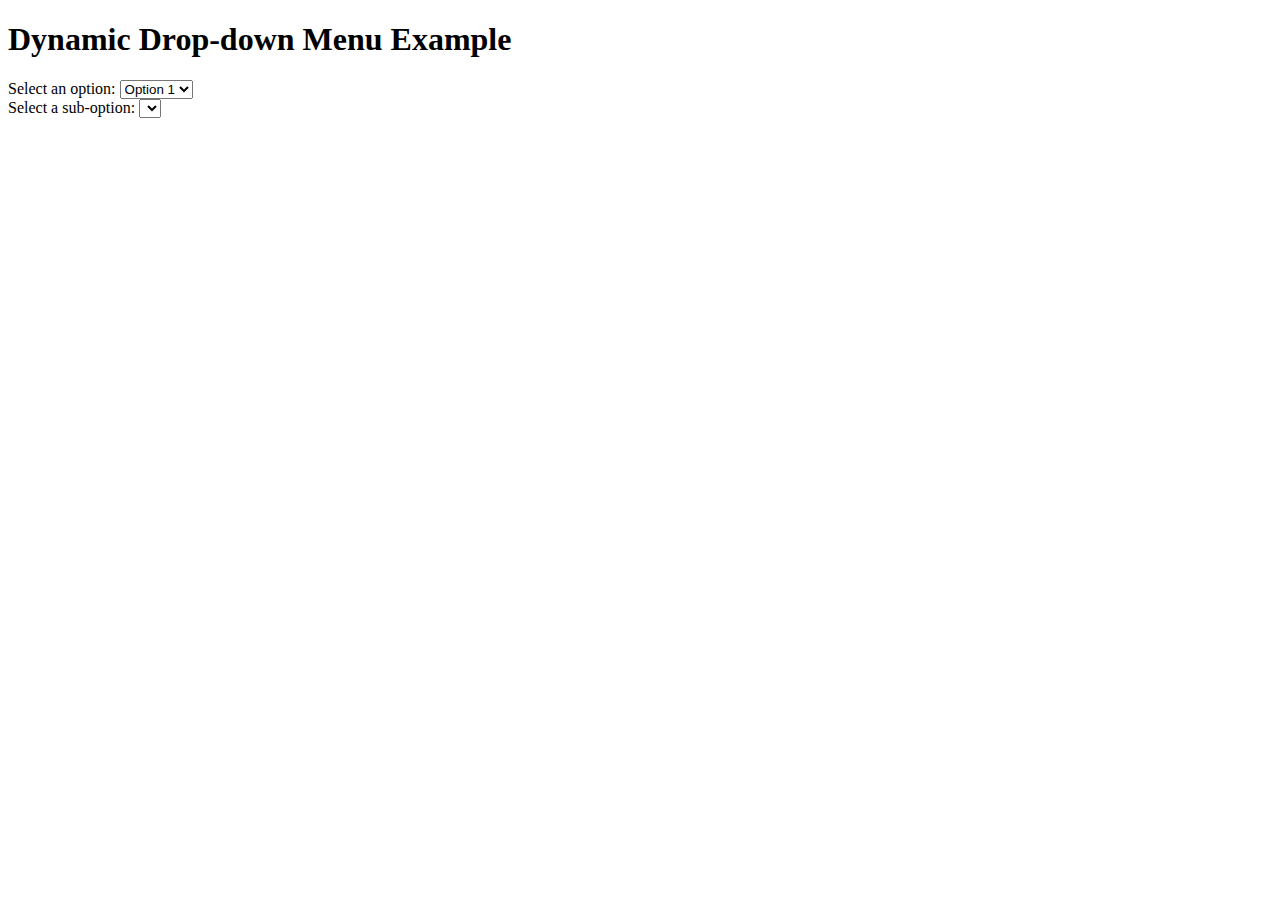
<file: templates/example.html>
<!DOCTYPE html>
<html>
  <head>
    <title>Dynamic Drop-down Menu Example</title>
    <script>
      function updateMenu() {
        var firstMenu = document.getElementById("firstMenu");
        var secondMenu = document.getElementById("secondMenu");
        
        // Get the selected option from the first menu
        var selectedOption = firstMenu.options[firstMenu.selectedIndex].value;
        
        // Clear the options from the second menu
        secondMenu.options.length = 0;
        
        // Populate the second menu with options based on the selected option from the first menu
        if (selectedOption == "Option 1") {
          var option1 = document.createElement("option");
          option1.text = "Option 1A";
          secondMenu.add(option1);
          
          var option2 = document.createElement("option");
          option2.text = "Option 1B";
          secondMenu.add(option2);
        }
        else if (selectedOption == "Option 2") {
          var option1 = document.createElement("option");
          option1.text = "Option 2A";
          secondMenu.add(option1);
          
          var option2 = document.createElement("option");
          option2.text = "Option 2B";
          secondMenu.add(option2);
          
          var option3 = document.createElement("option");
          option3.text = "Option 2C";
          secondMenu.add(option3);
        }
      }
    </script>
  </head>
  <body>
    <h1>Dynamic Drop-down Menu Example</h1>
    
    <label for="firstMenu">Select an option:</label>
    <select id="firstMenu" onchange="updateMenu()">
      <option value="Option 1">Option 1</option>
      <option value="Option 2">Option 2</option>
    </select>
    
    <br>
    
    <label for="secondMenu">Select a sub-option:</label>
    <select id="secondMenu">
      <option value=""></option>
    </select>
  </body>
</html>
</file>
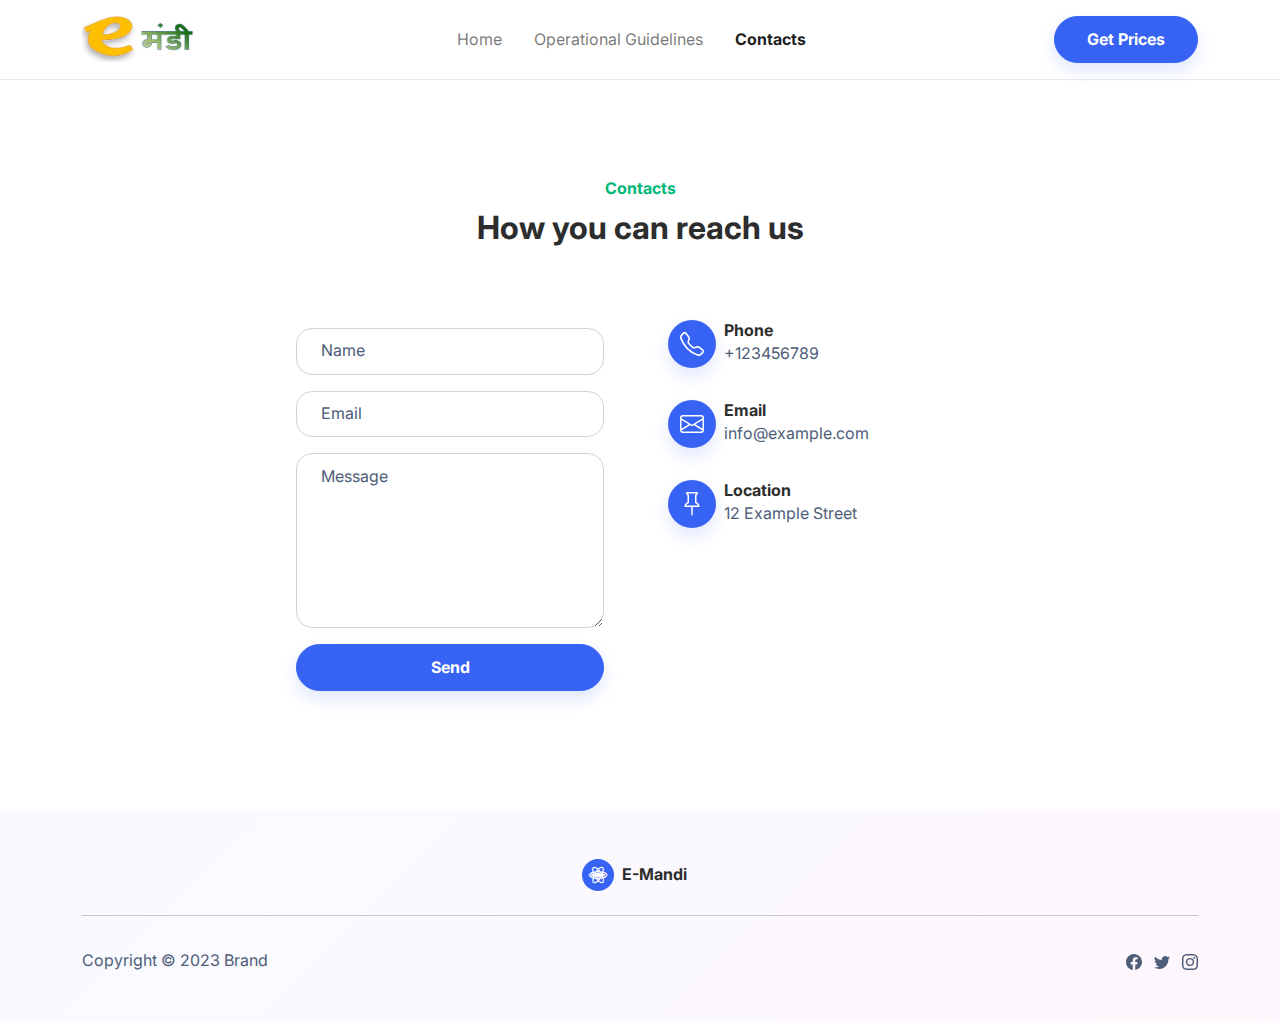
<file: webdev/contacts.html>
<!DOCTYPE html>
<html lang="en">
  <head>
    <meta charset="utf-8" />
    <meta
      name="viewport"
      content="width=device-width, initial-scale=1.0, shrink-to-fit=no"
    />
    <title>Contacts - Brand</title>
    <link rel="stylesheet" href="assets/bootstrap/css/bootstrap.min.css" />
    <link
      rel="stylesheet"
      href="https://fonts.googleapis.com/css?family=Inter:300italic,400italic,600italic,700italic,800italic,400,300,600,700,800&amp;display=swap"
    />
    <link rel="stylesheet" href="assets/fonts/fontawesome-all.min.css" />
  </head>

  <body>
    <nav
      class="navbar navbar-light navbar-expand-md sticky-top navbar-shrink py-3"
      id="mainNav"
    >
      <div class="container">
        <a href="index.html">
          <img
            src="assets/img/WhatsApp%20Image%202023-04-27%20at%2016.28.45.jpg"
            width="111"
            height="46" /></a
        ><a class="navbar-brand d-flex align-items-center" href="index.html"></a
        ><button
          data-bs-toggle="collapse"
          class="navbar-toggler"
          data-bs-target="#navcol-1"
        >
          <span class="visually-hidden">Toggle navigation</span
          ><span class="navbar-toggler-icon"></span>
        </button>
        <div class="collapse navbar-collapse" id="navcol-1">
          <ul class="navbar-nav mx-auto">
            <li class="nav-item">
              <a class="nav-link" href="index.html">Home</a>
            </li>
            <li class="nav-item"></li>
            <li class="nav-item">
              <a
                class="nav-link"
                href="https://agmarknet.gov.in/Others/final_guidelines_2014.pdf"
                >Operational Guidelines</a
              >
            </li>
            <li class="nav-item"></li>
            <li class="nav-item">
              <a class="nav-link active" href="contacts.html">Contacts</a>
            </li>
          </ul>
          <a class="btn btn-primary shadow" role="button" href="services.html"
            >Get Prices</a
          >
        </div>
      </div>
    </nav>
    <section class="py-5">
      <div class="container py-5">
        <div class="row mb-5">
          <div class="col-md-8 col-xl-6 text-center mx-auto">
            <p class="fw-bold text-success mb-2">Contacts</p>
            <h2 class="fw-bold">How you can reach us</h2>
          </div>
        </div>
        <div class="row d-flex justify-content-center">
          <div class="col-md-6 col-xl-4">
            <div>
              <form class="p-3 p-xl-4" method="post">
                <div class="mb-3">
                  <input
                    class="form-control"
                    type="text"
                    id="name-1"
                    name="name"
                    placeholder="Name"
                  />
                </div>
                <div class="mb-3">
                  <input
                    class="form-control"
                    type="email"
                    id="email-1"
                    name="email"
                    placeholder="Email"
                  />
                </div>
                <div class="mb-3">
                  <textarea
                    class="form-control"
                    id="message-1"
                    name="message"
                    rows="6"
                    placeholder="Message"
                  ></textarea>
                </div>
                <div>
                  <button
                    class="btn btn-primary shadow d-block w-100"
                    type="submit"
                  >
                    Send
                  </button>
                </div>
              </form>
            </div>
          </div>
          <div
            class="col-md-4 col-xl-4 d-flex justify-content-center justify-content-xl-start"
          >
            <div
              class="d-flex flex-wrap flex-md-column justify-content-md-start align-items-md-start h-100"
            >
              <div class="d-flex align-items-center p-3">
                <div
                  class="bs-icon-md bs-icon-circle bs-icon-primary shadow d-flex flex-shrink-0 justify-content-center align-items-center d-inline-block bs-icon bs-icon-md"
                >
                  <svg
                    xmlns="http://www.w3.org/2000/svg"
                    width="1em"
                    height="1em"
                    fill="currentColor"
                    viewBox="0 0 16 16"
                    class="bi bi-telephone"
                  >
                    <path
                      d="M3.654 1.328a.678.678 0 0 0-1.015-.063L1.605 2.3c-.483.484-.661 1.169-.45 1.77a17.568 17.568 0 0 0 4.168 6.608 17.569 17.569 0 0 0 6.608 4.168c.601.211 1.286.033 1.77-.45l1.034-1.034a.678.678 0 0 0-.063-1.015l-2.307-1.794a.678.678 0 0 0-.58-.122l-2.19.547a1.745 1.745 0 0 1-1.657-.459L5.482 8.062a1.745 1.745 0 0 1-.46-1.657l.548-2.19a.678.678 0 0 0-.122-.58L3.654 1.328zM1.884.511a1.745 1.745 0 0 1 2.612.163L6.29 2.98c.329.423.445.974.315 1.494l-.547 2.19a.678.678 0 0 0 .178.643l2.457 2.457a.678.678 0 0 0 .644.178l2.189-.547a1.745 1.745 0 0 1 1.494.315l2.306 1.794c.829.645.905 1.87.163 2.611l-1.034 1.034c-.74.74-1.846 1.065-2.877.702a18.634 18.634 0 0 1-7.01-4.42 18.634 18.634 0 0 1-4.42-7.009c-.362-1.03-.037-2.137.703-2.877L1.885.511z"
                    ></path>
                  </svg>
                </div>
                <div class="px-2">
                  <h6 class="fw-bold mb-0">Phone</h6>
                  <p class="text-muted mb-0">+123456789</p>
                </div>
              </div>
              <div class="d-flex align-items-center p-3">
                <div
                  class="bs-icon-md bs-icon-circle bs-icon-primary shadow d-flex flex-shrink-0 justify-content-center align-items-center d-inline-block bs-icon bs-icon-md"
                >
                  <svg
                    xmlns="http://www.w3.org/2000/svg"
                    width="1em"
                    height="1em"
                    fill="currentColor"
                    viewBox="0 0 16 16"
                    class="bi bi-envelope"
                  >
                    <path
                      fill-rule="evenodd"
                      d="M0 4a2 2 0 0 1 2-2h12a2 2 0 0 1 2 2v8a2 2 0 0 1-2 2H2a2 2 0 0 1-2-2V4Zm2-1a1 1 0 0 0-1 1v.217l7 4.2 7-4.2V4a1 1 0 0 0-1-1H2Zm13 2.383-4.708 2.825L15 11.105V5.383Zm-.034 6.876-5.64-3.471L8 9.583l-1.326-.795-5.64 3.47A1 1 0 0 0 2 13h12a1 1 0 0 0 .966-.741ZM1 11.105l4.708-2.897L1 5.383v5.722Z"
                    ></path>
                  </svg>
                </div>
                <div class="px-2">
                  <h6 class="fw-bold mb-0">Email</h6>
                  <p class="text-muted mb-0">info@example.com</p>
                </div>
              </div>
              <div class="d-flex align-items-center p-3">
                <div
                  class="bs-icon-md bs-icon-circle bs-icon-primary shadow d-flex flex-shrink-0 justify-content-center align-items-center d-inline-block bs-icon bs-icon-md"
                >
                  <svg
                    xmlns="http://www.w3.org/2000/svg"
                    width="1em"
                    height="1em"
                    fill="currentColor"
                    viewBox="0 0 16 16"
                    class="bi bi-pin"
                  >
                    <path
                      d="M4.146.146A.5.5 0 0 1 4.5 0h7a.5.5 0 0 1 .5.5c0 .68-.342 1.174-.646 1.479-.126.125-.25.224-.354.298v4.431l.078.048c.203.127.476.314.751.555C12.36 7.775 13 8.527 13 9.5a.5.5 0 0 1-.5.5h-4v4.5c0 .276-.224 1.5-.5 1.5s-.5-1.224-.5-1.5V10h-4a.5.5 0 0 1-.5-.5c0-.973.64-1.725 1.17-2.189A5.921 5.921 0 0 1 5 6.708V2.277a2.77 2.77 0 0 1-.354-.298C4.342 1.674 4 1.179 4 .5a.5.5 0 0 1 .146-.354zm1.58 1.408-.002-.001.002.001zm-.002-.001.002.001A.5.5 0 0 1 6 2v5a.5.5 0 0 1-.276.447h-.002l-.012.007-.054.03a4.922 4.922 0 0 0-.827.58c-.318.278-.585.596-.725.936h7.792c-.14-.34-.407-.658-.725-.936a4.915 4.915 0 0 0-.881-.61l-.012-.006h-.002A.5.5 0 0 1 10 7V2a.5.5 0 0 1 .295-.458 1.775 1.775 0 0 0 .351-.271c.08-.08.155-.17.214-.271H5.14c.06.1.133.191.214.271a1.78 1.78 0 0 0 .37.282z"
                    ></path>
                  </svg>
                </div>
                <div class="px-2">
                  <h6 class="fw-bold mb-0">Location</h6>
                  <p class="text-muted mb-0">12 Example Street</p>
                </div>
              </div>
            </div>
          </div>
        </div>
      </div>
    </section>
    <footer class="bg-primary-gradient">
      <div class="container py-4 py-lg-5">
        <div
          class="row text-center d-flex flex-row justify-content-center align-items-center align-content-center"
        >
          <div
            class="col-lg-3 text-center text-lg-start d-flex flex-row justify-content-center align-items-center align-content-center align-self-center order-first align-items-lg-start order-lg-last"
            style="padding-left: 0px; margin-left: 0px"
          >
            <div
              class="fw-bold d-flex justify-content-center align-items-center mb-2"
            >
              <span
                class="bs-icon-sm bs-icon-circle bs-icon-primary d-flex justify-content-center align-items-center bs-icon me-2"
                ><i class="fab fa-reacteurope"></i></span
              ><span>E-Mandi</span>
            </div>
          </div>
        </div>
        <hr />
        <div
          class="text-muted d-flex justify-content-between align-items-center pt-3"
        >
          <p class="mb-0">Copyright © 2023 Brand</p>
          <ul class="list-inline mb-0">
            <li class="list-inline-item">
              <svg
                xmlns="http://www.w3.org/2000/svg"
                width="1em"
                height="1em"
                fill="currentColor"
                viewBox="0 0 16 16"
                class="bi bi-facebook"
              >
                <path
                  d="M16 8.049c0-4.446-3.582-8.05-8-8.05C3.58 0-.002 3.603-.002 8.05c0 4.017 2.926 7.347 6.75 7.951v-5.625h-2.03V8.05H6.75V6.275c0-2.017 1.195-3.131 3.022-3.131.876 0 1.791.157 1.791.157v1.98h-1.009c-.993 0-1.303.621-1.303 1.258v1.51h2.218l-.354 2.326H9.25V16c3.824-.604 6.75-3.934 6.75-7.951z"
                ></path>
              </svg>
            </li>
            <li class="list-inline-item">
              <svg
                xmlns="http://www.w3.org/2000/svg"
                width="1em"
                height="1em"
                fill="currentColor"
                viewBox="0 0 16 16"
                class="bi bi-twitter"
              >
                <path
                  d="M5.026 15c6.038 0 9.341-5.003 9.341-9.334 0-.14 0-.282-.006-.422A6.685 6.685 0 0 0 16 3.542a6.658 6.658 0 0 1-1.889.518 3.301 3.301 0 0 0 1.447-1.817 6.533 6.533 0 0 1-2.087.793A3.286 3.286 0 0 0 7.875 6.03a9.325 9.325 0 0 1-6.767-3.429 3.289 3.289 0 0 0 1.018 4.382A3.323 3.323 0 0 1 .64 6.575v.045a3.288 3.288 0 0 0 2.632 3.218 3.203 3.203 0 0 1-.865.115 3.23 3.23 0 0 1-.614-.057 3.283 3.283 0 0 0 3.067 2.277A6.588 6.588 0 0 1 .78 13.58a6.32 6.32 0 0 1-.78-.045A9.344 9.344 0 0 0 5.026 15z"
                ></path>
              </svg>
            </li>
            <li class="list-inline-item">
              <svg
                xmlns="http://www.w3.org/2000/svg"
                width="1em"
                height="1em"
                fill="currentColor"
                viewBox="0 0 16 16"
                class="bi bi-instagram"
              >
                <path
                  d="M8 0C5.829 0 5.556.01 4.703.048 3.85.088 3.269.222 2.76.42a3.917 3.917 0 0 0-1.417.923A3.927 3.927 0 0 0 .42 2.76C.222 3.268.087 3.85.048 4.7.01 5.555 0 5.827 0 8.001c0 2.172.01 2.444.048 3.297.04.852.174 1.433.372 1.942.205.526.478.972.923 1.417.444.445.89.719 1.416.923.51.198 1.09.333 1.942.372C5.555 15.99 5.827 16 8 16s2.444-.01 3.298-.048c.851-.04 1.434-.174 1.943-.372a3.916 3.916 0 0 0 1.416-.923c.445-.445.718-.891.923-1.417.197-.509.332-1.09.372-1.942C15.99 10.445 16 10.173 16 8s-.01-2.445-.048-3.299c-.04-.851-.175-1.433-.372-1.941a3.926 3.926 0 0 0-.923-1.417A3.911 3.911 0 0 0 13.24.42c-.51-.198-1.092-.333-1.943-.372C10.443.01 10.172 0 7.998 0h.003zm-.717 1.442h.718c2.136 0 2.389.007 3.232.046.78.035 1.204.166 1.486.275.373.145.64.319.92.599.28.28.453.546.598.92.11.281.24.705.275 1.485.039.843.047 1.096.047 3.231s-.008 2.389-.047 3.232c-.035.78-.166 1.203-.275 1.485a2.47 2.47 0 0 1-.599.919c-.28.28-.546.453-.92.598-.28.11-.704.24-1.485.276-.843.038-1.096.047-3.232.047s-2.39-.009-3.233-.047c-.78-.036-1.203-.166-1.485-.276a2.478 2.478 0 0 1-.92-.598 2.48 2.48 0 0 1-.6-.92c-.109-.281-.24-.705-.275-1.485-.038-.843-.046-1.096-.046-3.233 0-2.136.008-2.388.046-3.231.036-.78.166-1.204.276-1.486.145-.373.319-.64.599-.92.28-.28.546-.453.92-.598.282-.11.705-.24 1.485-.276.738-.034 1.024-.044 2.515-.045v.002zm4.988 1.328a.96.96 0 1 0 0 1.92.96.96 0 0 0 0-1.92zm-4.27 1.122a4.109 4.109 0 1 0 0 8.217 4.109 4.109 0 0 0 0-8.217zm0 1.441a2.667 2.667 0 1 1 0 5.334 2.667 2.667 0 0 1 0-5.334z"
                ></path>
              </svg>
            </li>
          </ul>
        </div>
      </div>
    </footer>
    <script src="assets/bootstrap/js/bootstrap.min.js"></script>
    <script src="assets/js/bold-and-bright.js"></script>
  </body>
</html>
</file>
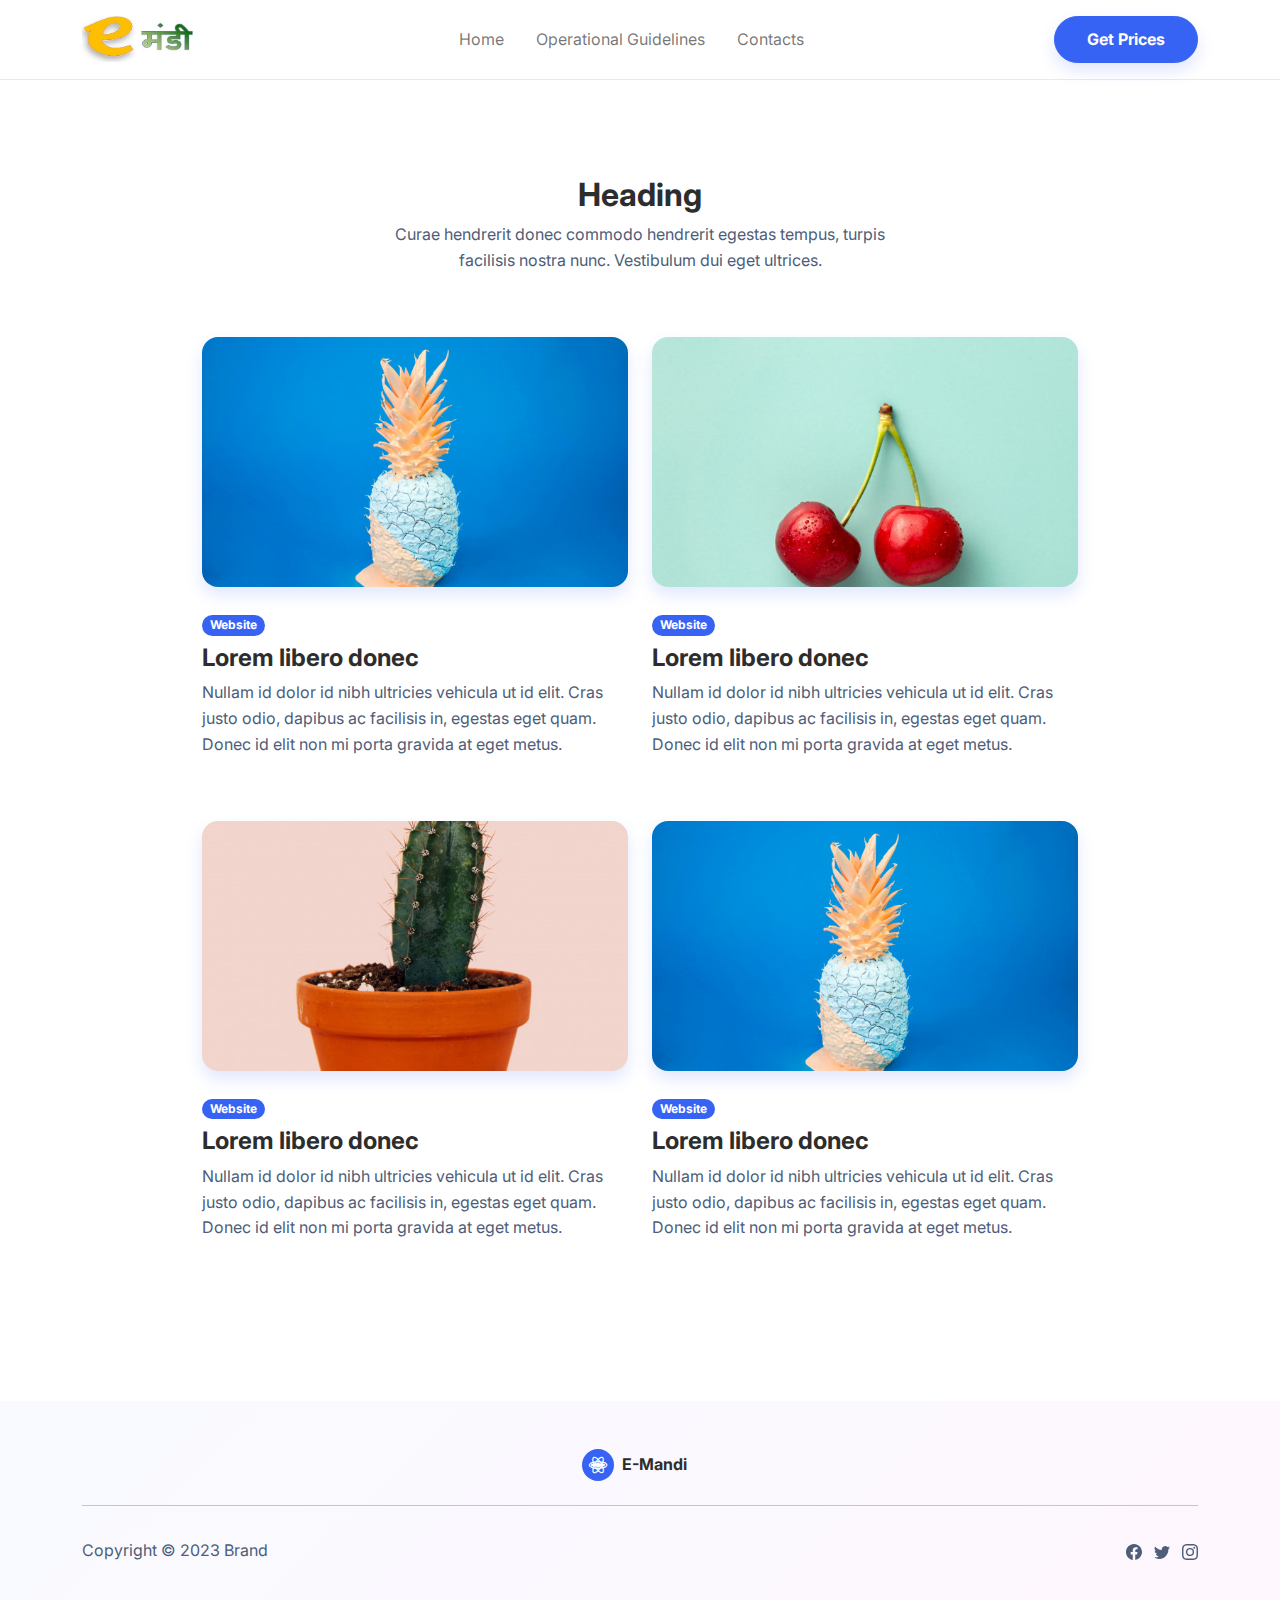
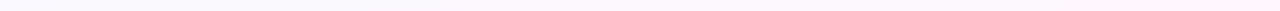
<file: webdev/projects.html>
<!DOCTYPE html>
<html lang="en">
  <head>
    <meta charset="utf-8" />
    <meta
      name="viewport"
      content="width=device-width, initial-scale=1.0, shrink-to-fit=no"
    />
    <title>Projects - Brand</title>
    <link rel="stylesheet" href="assets/bootstrap/css/bootstrap.min.css" />
    <link
      rel="stylesheet"
      href="https://fonts.googleapis.com/css?family=Inter:300italic,400italic,600italic,700italic,800italic,400,300,600,700,800&amp;display=swap"
    />
    <link rel="stylesheet" href="assets/fonts/fontawesome-all.min.css" />
  </head>

  <body>
    <nav
      class="navbar navbar-light navbar-expand-md sticky-top navbar-shrink py-3"
      id="mainNav"
    >
      <div class="container">
        <a href="index.html">
          <img
            src="assets/img/WhatsApp%20Image%202023-04-27%20at%2016.28.45.jpg"
            width="111"
            height="46" /></a
        ><a class="navbar-brand d-flex align-items-center" href="index.html"></a
        ><button
          data-bs-toggle="collapse"
          class="navbar-toggler"
          data-bs-target="#navcol-1"
        >
          <span class="visually-hidden">Toggle navigation</span
          ><span class="navbar-toggler-icon"></span>
        </button>
        <div class="collapse navbar-collapse" id="navcol-1">
          <ul class="navbar-nav mx-auto">
            <li class="nav-item">
              <a class="nav-link" href="index.html">Home</a>
            </li>
            <li class="nav-item"></li>
            <li class="nav-item">
              <a
                class="nav-link"
                href="https://agmarknet.gov.in/Others/final_guidelines_2014.pdf"
                >Operational Guidelines</a
              >
            </li>
            <li class="nav-item"></li>
            <li class="nav-item">
              <a class="nav-link" href="contacts.html">Contacts</a>
            </li>
          </ul>
          <a class="btn btn-primary shadow" role="button" href="services.html"
            >Get Prices</a
          >
        </div>
      </div>
    </nav>
    <section class="py-5">
      <div class="container py-5">
        <div class="row mb-5">
          <div class="col-md-8 col-xl-6 text-center mx-auto">
            <h2 class="fw-bold">Heading</h2>
            <p class="text-muted">
              Curae hendrerit donec commodo hendrerit egestas tempus, turpis
              facilisis nostra nunc. Vestibulum dui eget ultrices.
            </p>
          </div>
        </div>
        <div
          class="row row-cols-1 row-cols-md-2 mx-auto"
          style="max-width: 900px"
        >
          <div class="col mb-4">
            <div>
              <a href="#"
                ><img
                  class="rounded img-fluid shadow w-100 fit-cover"
                  src="assets/img/products/1.jpg"
                  style="height: 250px"
              /></a>
              <div class="py-4">
                <span class="badge bg-primary mb-2">Website</span>
                <h4 class="fw-bold">Lorem libero donec</h4>
                <p class="text-muted">
                  Nullam id dolor id nibh ultricies vehicula ut id elit. Cras
                  justo odio, dapibus ac facilisis in, egestas eget quam. Donec
                  id elit non mi porta gravida at eget metus.
                </p>
              </div>
            </div>
          </div>
          <div class="col mb-4">
            <div>
              <a href="#"
                ><img
                  class="rounded img-fluid shadow w-100 fit-cover"
                  src="assets/img/products/2.jpg"
                  style="height: 250px"
              /></a>
              <div class="py-4">
                <span class="badge bg-primary mb-2">Website</span>
                <h4 class="fw-bold">Lorem libero donec</h4>
                <p class="text-muted">
                  Nullam id dolor id nibh ultricies vehicula ut id elit. Cras
                  justo odio, dapibus ac facilisis in, egestas eget quam. Donec
                  id elit non mi porta gravida at eget metus.
                </p>
              </div>
            </div>
          </div>
          <div class="col mb-4">
            <div>
              <a href="#"
                ><img
                  class="rounded img-fluid shadow w-100 fit-cover"
                  src="assets/img/products/3.jpg"
                  style="height: 250px"
              /></a>
              <div class="py-4">
                <span class="badge bg-primary mb-2">Website</span>
                <h4 class="fw-bold">Lorem libero donec</h4>
                <p class="text-muted">
                  Nullam id dolor id nibh ultricies vehicula ut id elit. Cras
                  justo odio, dapibus ac facilisis in, egestas eget quam. Donec
                  id elit non mi porta gravida at eget metus.
                </p>
              </div>
            </div>
          </div>
          <div class="col mb-4">
            <div>
              <a href="#"
                ><img
                  class="rounded img-fluid shadow w-100 fit-cover"
                  src="assets/img/products/1.jpg"
                  style="height: 250px"
              /></a>
              <div class="py-4">
                <span class="badge bg-primary mb-2">Website</span>
                <h4 class="fw-bold">Lorem libero donec</h4>
                <p class="text-muted">
                  Nullam id dolor id nibh ultricies vehicula ut id elit. Cras
                  justo odio, dapibus ac facilisis in, egestas eget quam. Donec
                  id elit non mi porta gravida at eget metus.
                </p>
              </div>
            </div>
          </div>
        </div>
      </div>
    </section>
    <footer class="bg-primary-gradient">
      <div class="container py-4 py-lg-5">
        <div
          class="row text-center d-flex flex-row justify-content-center align-items-center align-content-center"
        >
          <div
            class="col-lg-3 text-center text-lg-start d-flex flex-row justify-content-center align-items-center align-content-center align-self-center order-first align-items-lg-start order-lg-last"
            style="padding-left: 0px; margin-left: 0px"
          >
            <div
              class="fw-bold d-flex justify-content-center align-items-center mb-2"
            >
              <span
                class="bs-icon-sm bs-icon-circle bs-icon-primary d-flex justify-content-center align-items-center bs-icon me-2"
                ><i class="fab fa-reacteurope"></i></span
              ><span>E-Mandi</span>
            </div>
          </div>
        </div>
        <hr />
        <div
          class="text-muted d-flex justify-content-between align-items-center pt-3"
        >
          <p class="mb-0">Copyright © 2023 Brand</p>
          <ul class="list-inline mb-0">
            <li class="list-inline-item">
              <svg
                xmlns="http://www.w3.org/2000/svg"
                width="1em"
                height="1em"
                fill="currentColor"
                viewBox="0 0 16 16"
                class="bi bi-facebook"
              >
                <path
                  d="M16 8.049c0-4.446-3.582-8.05-8-8.05C3.58 0-.002 3.603-.002 8.05c0 4.017 2.926 7.347 6.75 7.951v-5.625h-2.03V8.05H6.75V6.275c0-2.017 1.195-3.131 3.022-3.131.876 0 1.791.157 1.791.157v1.98h-1.009c-.993 0-1.303.621-1.303 1.258v1.51h2.218l-.354 2.326H9.25V16c3.824-.604 6.75-3.934 6.75-7.951z"
                ></path>
              </svg>
            </li>
            <li class="list-inline-item">
              <svg
                xmlns="http://www.w3.org/2000/svg"
                width="1em"
                height="1em"
                fill="currentColor"
                viewBox="0 0 16 16"
                class="bi bi-twitter"
              >
                <path
                  d="M5.026 15c6.038 0 9.341-5.003 9.341-9.334 0-.14 0-.282-.006-.422A6.685 6.685 0 0 0 16 3.542a6.658 6.658 0 0 1-1.889.518 3.301 3.301 0 0 0 1.447-1.817 6.533 6.533 0 0 1-2.087.793A3.286 3.286 0 0 0 7.875 6.03a9.325 9.325 0 0 1-6.767-3.429 3.289 3.289 0 0 0 1.018 4.382A3.323 3.323 0 0 1 .64 6.575v.045a3.288 3.288 0 0 0 2.632 3.218 3.203 3.203 0 0 1-.865.115 3.23 3.23 0 0 1-.614-.057 3.283 3.283 0 0 0 3.067 2.277A6.588 6.588 0 0 1 .78 13.58a6.32 6.32 0 0 1-.78-.045A9.344 9.344 0 0 0 5.026 15z"
                ></path>
              </svg>
            </li>
            <li class="list-inline-item">
              <svg
                xmlns="http://www.w3.org/2000/svg"
                width="1em"
                height="1em"
                fill="currentColor"
                viewBox="0 0 16 16"
                class="bi bi-instagram"
              >
                <path
                  d="M8 0C5.829 0 5.556.01 4.703.048 3.85.088 3.269.222 2.76.42a3.917 3.917 0 0 0-1.417.923A3.927 3.927 0 0 0 .42 2.76C.222 3.268.087 3.85.048 4.7.01 5.555 0 5.827 0 8.001c0 2.172.01 2.444.048 3.297.04.852.174 1.433.372 1.942.205.526.478.972.923 1.417.444.445.89.719 1.416.923.51.198 1.09.333 1.942.372C5.555 15.99 5.827 16 8 16s2.444-.01 3.298-.048c.851-.04 1.434-.174 1.943-.372a3.916 3.916 0 0 0 1.416-.923c.445-.445.718-.891.923-1.417.197-.509.332-1.09.372-1.942C15.99 10.445 16 10.173 16 8s-.01-2.445-.048-3.299c-.04-.851-.175-1.433-.372-1.941a3.926 3.926 0 0 0-.923-1.417A3.911 3.911 0 0 0 13.24.42c-.51-.198-1.092-.333-1.943-.372C10.443.01 10.172 0 7.998 0h.003zm-.717 1.442h.718c2.136 0 2.389.007 3.232.046.78.035 1.204.166 1.486.275.373.145.64.319.92.599.28.28.453.546.598.92.11.281.24.705.275 1.485.039.843.047 1.096.047 3.231s-.008 2.389-.047 3.232c-.035.78-.166 1.203-.275 1.485a2.47 2.47 0 0 1-.599.919c-.28.28-.546.453-.92.598-.28.11-.704.24-1.485.276-.843.038-1.096.047-3.232.047s-2.39-.009-3.233-.047c-.78-.036-1.203-.166-1.485-.276a2.478 2.478 0 0 1-.92-.598 2.48 2.48 0 0 1-.6-.92c-.109-.281-.24-.705-.275-1.485-.038-.843-.046-1.096-.046-3.233 0-2.136.008-2.388.046-3.231.036-.78.166-1.204.276-1.486.145-.373.319-.64.599-.92.28-.28.546-.453.92-.598.282-.11.705-.24 1.485-.276.738-.034 1.024-.044 2.515-.045v.002zm4.988 1.328a.96.96 0 1 0 0 1.92.96.96 0 0 0 0-1.92zm-4.27 1.122a4.109 4.109 0 1 0 0 8.217 4.109 4.109 0 0 0 0-8.217zm0 1.441a2.667 2.667 0 1 1 0 5.334 2.667 2.667 0 0 1 0-5.334z"
                ></path>
              </svg>
            </li>
          </ul>
        </div>
      </div>
    </footer>
    <script src="assets/bootstrap/js/bootstrap.min.js"></script>
    <script src="assets/js/bold-and-bright.js"></script>
  </body>
</html>
</file>
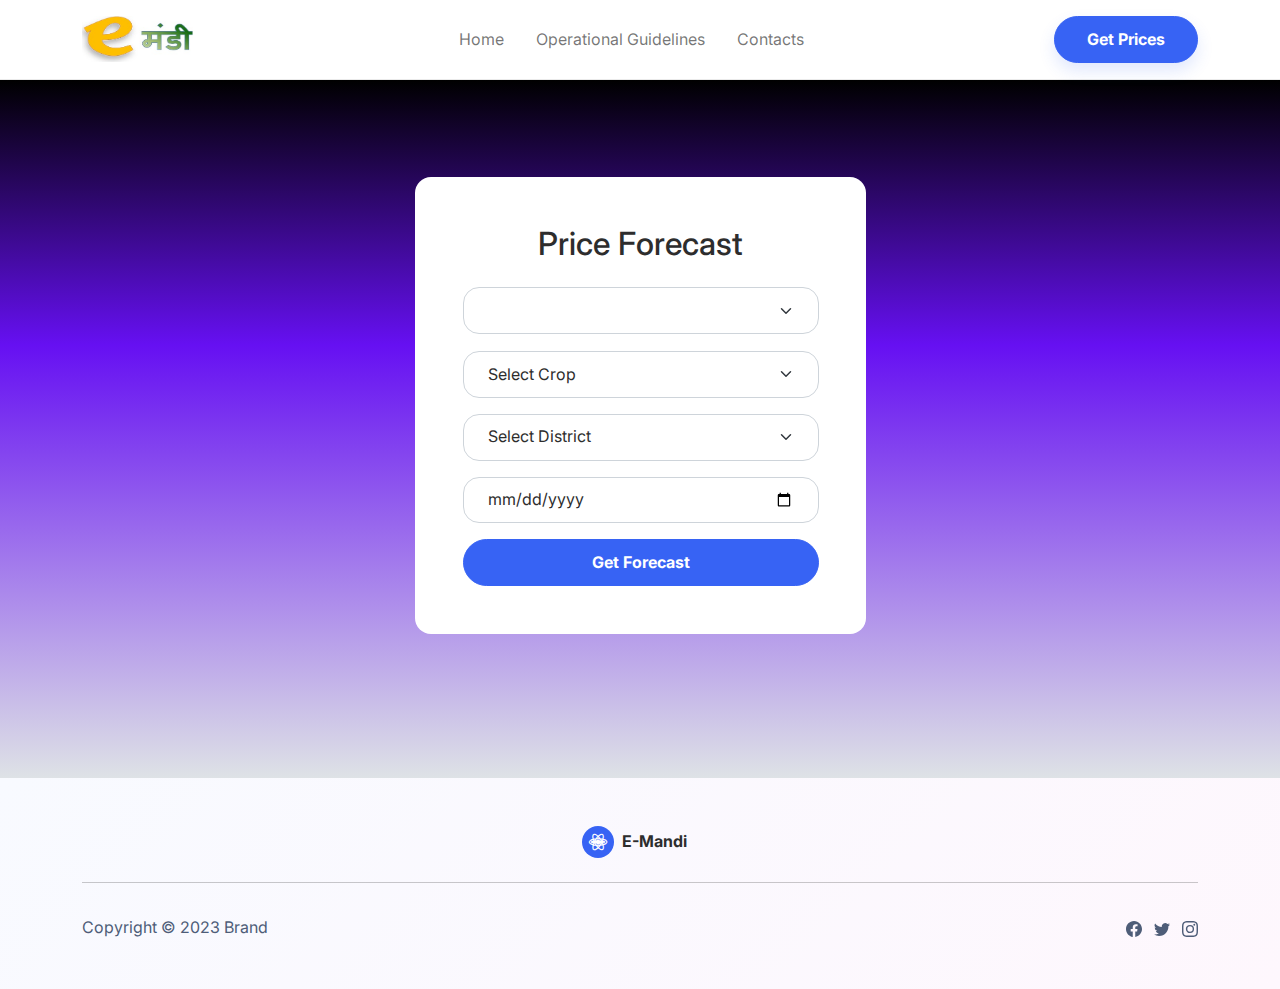
<file: webdev/services.html>
<!DOCTYPE html>
<html lang="en">
  <head>
    <meta charset="utf-8" />
    <meta
      name="viewport"
      content="width=device-width, initial-scale=1.0, shrink-to-fit=no"
    />
    <title>Services - Brand</title>
    <link rel="stylesheet" href="assets/bootstrap/css/bootstrap.min.css" />
    <link
      rel="stylesheet"
      href="https://fonts.googleapis.com/css?family=Inter:300italic,400italic,600italic,700italic,800italic,400,300,600,700,800&amp;display=swap"
    />
    <link rel="stylesheet" href="assets/fonts/fontawesome-all.min.css" />
    <script src="backEnd.js"></script>
  </head>

  <body>
    <nav
      class="navbar navbar-light navbar-expand-md sticky-top navbar-shrink py-3"
      id="mainNav"
    >
      <div class="container">
        <a href="index.html">
          <img
            src="assets/img/WhatsApp%20Image%202023-04-27%20at%2016.28.45.jpg"
            width="111"
            height="46" /></a
        ><a class="navbar-brand d-flex align-items-center" href="index.html"></a
        ><button
          data-bs-toggle="collapse"
          class="navbar-toggler"
          data-bs-target="#navcol-1"
        >
          <span class="visually-hidden">Toggle navigation</span
          ><span class="navbar-toggler-icon"></span>
        </button>
        <div class="collapse navbar-collapse" id="navcol-1">
          <ul class="navbar-nav mx-auto">
            <li class="nav-item">
              <a class="nav-link" href="index.html">Home</a>
            </li>
            <li class="nav-item"></li>
            <li class="nav-item">
              <a
                class="nav-link"
                href="https://agmarknet.gov.in/Others/final_guidelines_2014.pdf"
                >Operational Guidelines</a
              >
            </li>
            <li class="nav-item"></li>
            <li class="nav-item">
              <a class="nav-link" href="contacts.html">Contacts</a>
            </li>
          </ul>
          <a class="btn btn-primary shadow" role="button" href="services.html"
            >Get Prices</a
          >
        </div>
      </div>
    </nav>
    <section
      class="py-5"
      style="
        background: linear-gradient(
          black,
          var(--bs-indigo) 38%,
          var(--bs-gray-300) 100%
        );
      "
    >
      <section class="py-4 py-xl-5">
        <div class="container">
          <div
            class="row d-flex justify-content-center"
            style="margin-top: 1px"
          >
            <div class="col-md-8 col-lg-6 col-xl-5 col-xxl-4">
              <div class="card mb-5">
                <div
                  class="card-body p-sm-5"
                  style="box-shadow: inset 0px 0px; margin-right: -1px"
                >
                  <h2 class="text-center mb-4">Price Forecast</h2>
                  <form method="POST" id="form" action="/predict">
                    <div class="mb-3">
                      <select
                        class="form-select"
                        style="margin-top: 17px; margin-bottom: 17px"
                        id="1"
                        name="marketInput"
                      >
                        <option selected="selected" value="0">
                          Select Market
                        </option>
                        </select
                      ><select
                        class="form-select"
                        style="margin-top: 16px; margin-bottom: 16px"
                        id="2"
                        name="commodityInput"
                      >
                        <option value="0">Select Crop</option>
                        <option value="137">Cotton</option>
                        <option value="281">Mustard</option>
                        <option value="325">Peas(Dry)</option>
                        <option value="166">Wheat</option>
                        <option value="86">Kodo</option>
                        <option value="130">Linseed</option>
                        <option value="355">Maize</option>
                        <option value="102">Lentil (Masur)(Whole)</option>
                        <option value="209">Arhar Dal(Tur Dal)</option>
                        </select
                      >
                        <select class="form-select" id="3" onchange="updateMarketOptions()">
                        <option selected="selected" value="0">
                          Select District
                        </option>
                        <option value="59">Alirajpur</option>
                        <option value="58">Anupur</option>
                        <option value="57">Ashoknagar</option>
                        <option value="56">Badwani</option>
                        <option value="17">Balaghat</option>
                        <option value="19">Betul</option>
                        <option value="20">Bhind</option>
                        <option value="1">Bhopal</option>
                        <option value="60">Burhanpur</option>
                        <option value="22">Chhatarpur</option>
                        <option value="23">Chhindwara</option>
                        <option value="24">Damoh</option>
                        <option value="49">Datia</option>
                        <option value="2">Dewas</option>
                        <option value="50">Dhar</option>
                        <option value="51">Dindori</option>
                        <option value="4">Guna</option>
                        <option value="5">Gwalior</option>
                        <option value="52">Harda</option>
                        <option value="27">Hoshangabad</option>
                        <option value="6">Indore</option>
                        <option value="7">Jabalpur</option>
                        <option value="28">Jhabua</option>
                        <option value="53">Katni</option>
                        <option value="29">Khandwa</option>
                        <option value="30">Khargone</option>
                        <option value="31">Mandla</option>
                        <option value="32">Mandsaur</option>
                        <option value="33">Morena</option>
                        <option value="34">Narsinghpur</option>
                        <option value="9">Neemuch</option>
                        <option value="35">Panna</option>
                        <option value="37">Raisen</option>
                        <option value="38">Rajgarh</option>
                        <option value="39">Ratlam</option>
                        <option value="40">Rewa</option>
                        <option value="41">Sagar</option>
                        <option value="13">Satna</option>
                        <option value="16">Sehore</option>
                        <option value="43">Seoni</option>
                        <option value="12">Shajapur</option>
                        <option value="44">Shehdol</option>
                        <option value="54">Sheopur</option>
                        <option value="45">Shivpuri</option>
                        <option value="46">Sidhi</option>
                        <option value="61">Singroli</option>
                        <option value="48">Tikamgarh</option>
                        <option value="14">Ujjain</option>
                        <option value="55">Umariya</option>
                        <option value="15">Vidisha</option>
                      </select>
                    </div>
                    <div class="mb-3">
                      <input
                        class="form-control"
                        id="email-3"
                        name="Date"
                        placeholder="Enter Date"
                        style="margin-top: 16px"
                        required=""
                        type="date"
                      />
                    </div>
                    <div class="mb-3"></div>
                    <div>
                      <button
                        class="btn btn-primary d-block w-100"
                        type="submit"
                        id="bt"
                      >
                        Get Forecast
                      </button>
                    </div>
                  </form>
                </div>
              </div>
            </div>
          </div>
        </div>
      </section>
    </section>
    <footer class="bg-primary-gradient">
      <div class="container py-4 py-lg-5">
        <div
          class="row text-center d-flex flex-row justify-content-center align-items-center align-content-center"
        >
          <div
            class="col-lg-3 text-center text-lg-start d-flex flex-row justify-content-center align-items-center align-content-center align-self-center order-first align-items-lg-start order-lg-last"
            style="padding-left: 0px; margin-left: 0px"
          >
            <div
              class="fw-bold d-flex justify-content-center align-items-center mb-2"
            >
              <span
                class="bs-icon-sm bs-icon-circle bs-icon-primary d-flex justify-content-center align-items-center bs-icon me-2"
                ><i class="fab fa-reacteurope"></i></span
              ><span>E-Mandi</span>
            </div>
          </div>
        </div>
        <hr />
        <div
          class="text-muted d-flex justify-content-between align-items-center pt-3"
        >
          <p class="mb-0">Copyright © 2023 Brand</p>
          <ul class="list-inline mb-0">
            <li class="list-inline-item">
              <svg
                xmlns="http://www.w3.org/2000/svg"
                width="1em"
                height="1em"
                fill="currentColor"
                viewBox="0 0 16 16"
                class="bi bi-facebook"
              >
                <path
                  d="M16 8.049c0-4.446-3.582-8.05-8-8.05C3.58 0-.002 3.603-.002 8.05c0 4.017 2.926 7.347 6.75 7.951v-5.625h-2.03V8.05H6.75V6.275c0-2.017 1.195-3.131 3.022-3.131.876 0 1.791.157 1.791.157v1.98h-1.009c-.993 0-1.303.621-1.303 1.258v1.51h2.218l-.354 2.326H9.25V16c3.824-.604 6.75-3.934 6.75-7.951z"
                ></path>
              </svg>
            </li>
            <li class="list-inline-item">
              <svg
                xmlns="http://www.w3.org/2000/svg"
                width="1em"
                height="1em"
                fill="currentColor"
                viewBox="0 0 16 16"
                class="bi bi-twitter"
              >
                <path
                  d="M5.026 15c6.038 0 9.341-5.003 9.341-9.334 0-.14 0-.282-.006-.422A6.685 6.685 0 0 0 16 3.542a6.658 6.658 0 0 1-1.889.518 3.301 3.301 0 0 0 1.447-1.817 6.533 6.533 0 0 1-2.087.793A3.286 3.286 0 0 0 7.875 6.03a9.325 9.325 0 0 1-6.767-3.429 3.289 3.289 0 0 0 1.018 4.382A3.323 3.323 0 0 1 .64 6.575v.045a3.288 3.288 0 0 0 2.632 3.218 3.203 3.203 0 0 1-.865.115 3.23 3.23 0 0 1-.614-.057 3.283 3.283 0 0 0 3.067 2.277A6.588 6.588 0 0 1 .78 13.58a6.32 6.32 0 0 1-.78-.045A9.344 9.344 0 0 0 5.026 15z"
                ></path>
              </svg>
            </li>
            <li class="list-inline-item">
              <svg
                xmlns="http://www.w3.org/2000/svg"
                width="1em"
                height="1em"
                fill="currentColor"
                viewBox="0 0 16 16"
                class="bi bi-instagram"
              >
                <path
                  d="M8 0C5.829 0 5.556.01 4.703.048 3.85.088 3.269.222 2.76.42a3.917 3.917 0 0 0-1.417.923A3.927 3.927 0 0 0 .42 2.76C.222 3.268.087 3.85.048 4.7.01 5.555 0 5.827 0 8.001c0 2.172.01 2.444.048 3.297.04.852.174 1.433.372 1.942.205.526.478.972.923 1.417.444.445.89.719 1.416.923.51.198 1.09.333 1.942.372C5.555 15.99 5.827 16 8 16s2.444-.01 3.298-.048c.851-.04 1.434-.174 1.943-.372a3.916 3.916 0 0 0 1.416-.923c.445-.445.718-.891.923-1.417.197-.509.332-1.09.372-1.942C15.99 10.445 16 10.173 16 8s-.01-2.445-.048-3.299c-.04-.851-.175-1.433-.372-1.941a3.926 3.926 0 0 0-.923-1.417A3.911 3.911 0 0 0 13.24.42c-.51-.198-1.092-.333-1.943-.372C10.443.01 10.172 0 7.998 0h.003zm-.717 1.442h.718c2.136 0 2.389.007 3.232.046.78.035 1.204.166 1.486.275.373.145.64.319.92.599.28.28.453.546.598.92.11.281.24.705.275 1.485.039.843.047 1.096.047 3.231s-.008 2.389-.047 3.232c-.035.78-.166 1.203-.275 1.485a2.47 2.47 0 0 1-.599.919c-.28.28-.546.453-.92.598-.28.11-.704.24-1.485.276-.843.038-1.096.047-3.232.047s-2.39-.009-3.233-.047c-.78-.036-1.203-.166-1.485-.276a2.478 2.478 0 0 1-.92-.598 2.48 2.48 0 0 1-.6-.92c-.109-.281-.24-.705-.275-1.485-.038-.843-.046-1.096-.046-3.233 0-2.136.008-2.388.046-3.231.036-.78.166-1.204.276-1.486.145-.373.319-.64.599-.92.28-.28.546-.453.92-.598.282-.11.705-.24 1.485-.276.738-.034 1.024-.044 2.515-.045v.002zm4.988 1.328a.96.96 0 1 0 0 1.92.96.96 0 0 0 0-1.92zm-4.27 1.122a4.109 4.109 0 1 0 0 8.217 4.109 4.109 0 0 0 0-8.217zm0 1.441a2.667 2.667 0 1 1 0 5.334 2.667 2.667 0 0 1 0-5.334z"
                ></path>
              </svg>
            </li>
          </ul>
        </div>
      </div>
    </footer>
    <script src="assets/bootstrap/js/bootstrap.min.js"></script>
    <script src="assets/js/bold-and-bright.js"></script>
  </body>
</html>
</file>
<file: templates/style.css>
body {
  font-family: 'Roboto', sans-serif;
  margin: 0;
  padding: 0;
  background-color: #f7f7f7;
}

h1 {
  text-align: center;
  margin-top: 50px;
  font-size: 48px;
  color: #444;
  text-shadow: 2px 2px #fff;
}

form {
  margin: 50px auto;
  width: 90%;
  max-width: 600px;
  padding: 30px;
  background-color: #fff;
  border-radius: 15px;
  box-shadow: 0 10px 30px rgba(0, 0, 0, 0.1);
  transition: transform 0.3s ease-in-out;
}

form:hover {
  transform: translateY(-5px);
}

label {
  display: block;
  font-weight: bold;
  margin-bottom: 10px;
  font-size: 24px;
  color: #333;
}

select, input[type="date"] {
  display: block;
  width: 100%;
  padding: 15px;
  margin-bottom: 30px;
  border-radius: 5px;
  border: none;
  background-color: #f1f1f1;
  color: #444;
  font-size: 18px;
}

input[type="submit"] {
  display: block;
  width: 100%;
  padding: 15px;
  margin-top: 30px;
  border-radius: 5px;
  border: none;
  background-color: #44aacc;
  color: #fff;
  cursor: pointer;
  font-size: 20px;
  text-transform: uppercase;
  letter-spacing: 2px;
  box-shadow: 0 5px 0 #3693c3;
  transition: background-color 0.3s ease-in-out, box-shadow 0.3s ease-in-out;
}

input[type="submit"]:hover {
  background-color: #3693c3;
  box-shadow: 0 5px 0 #2c7da0;
}
</file>
